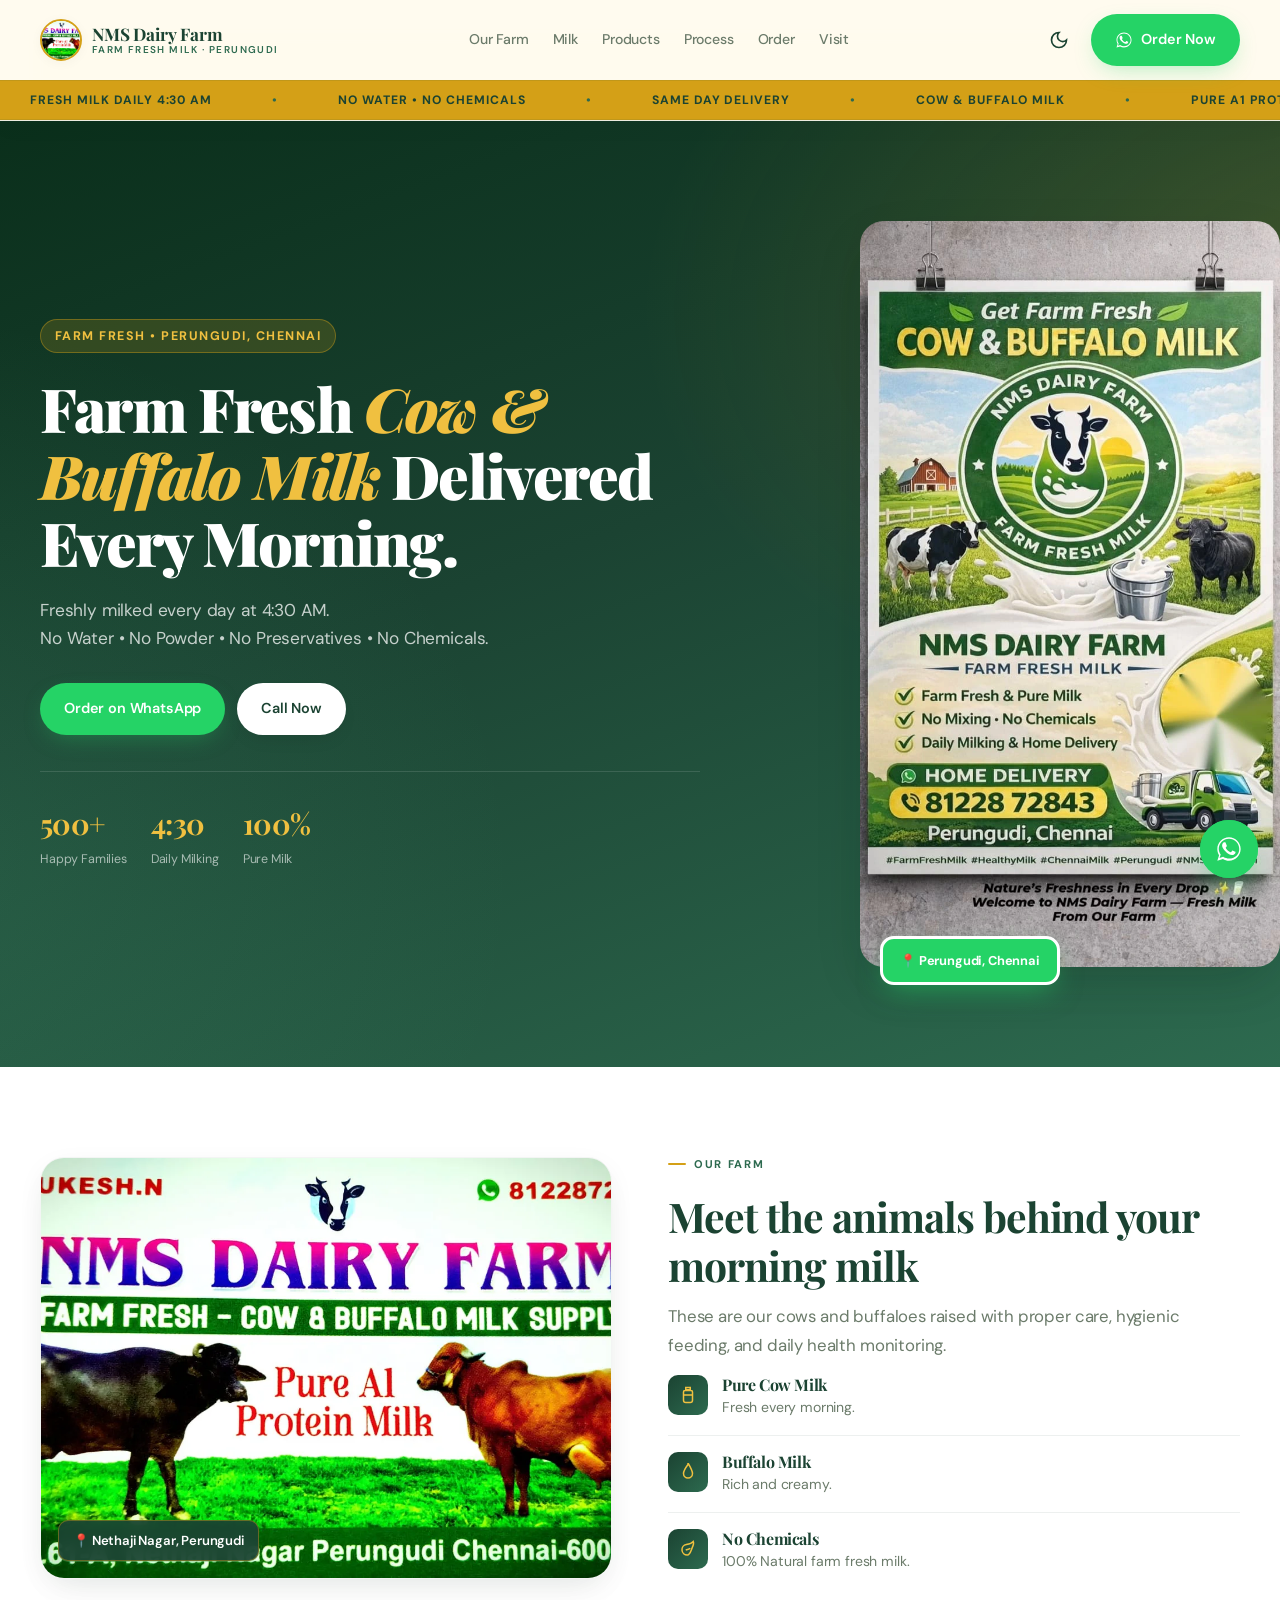
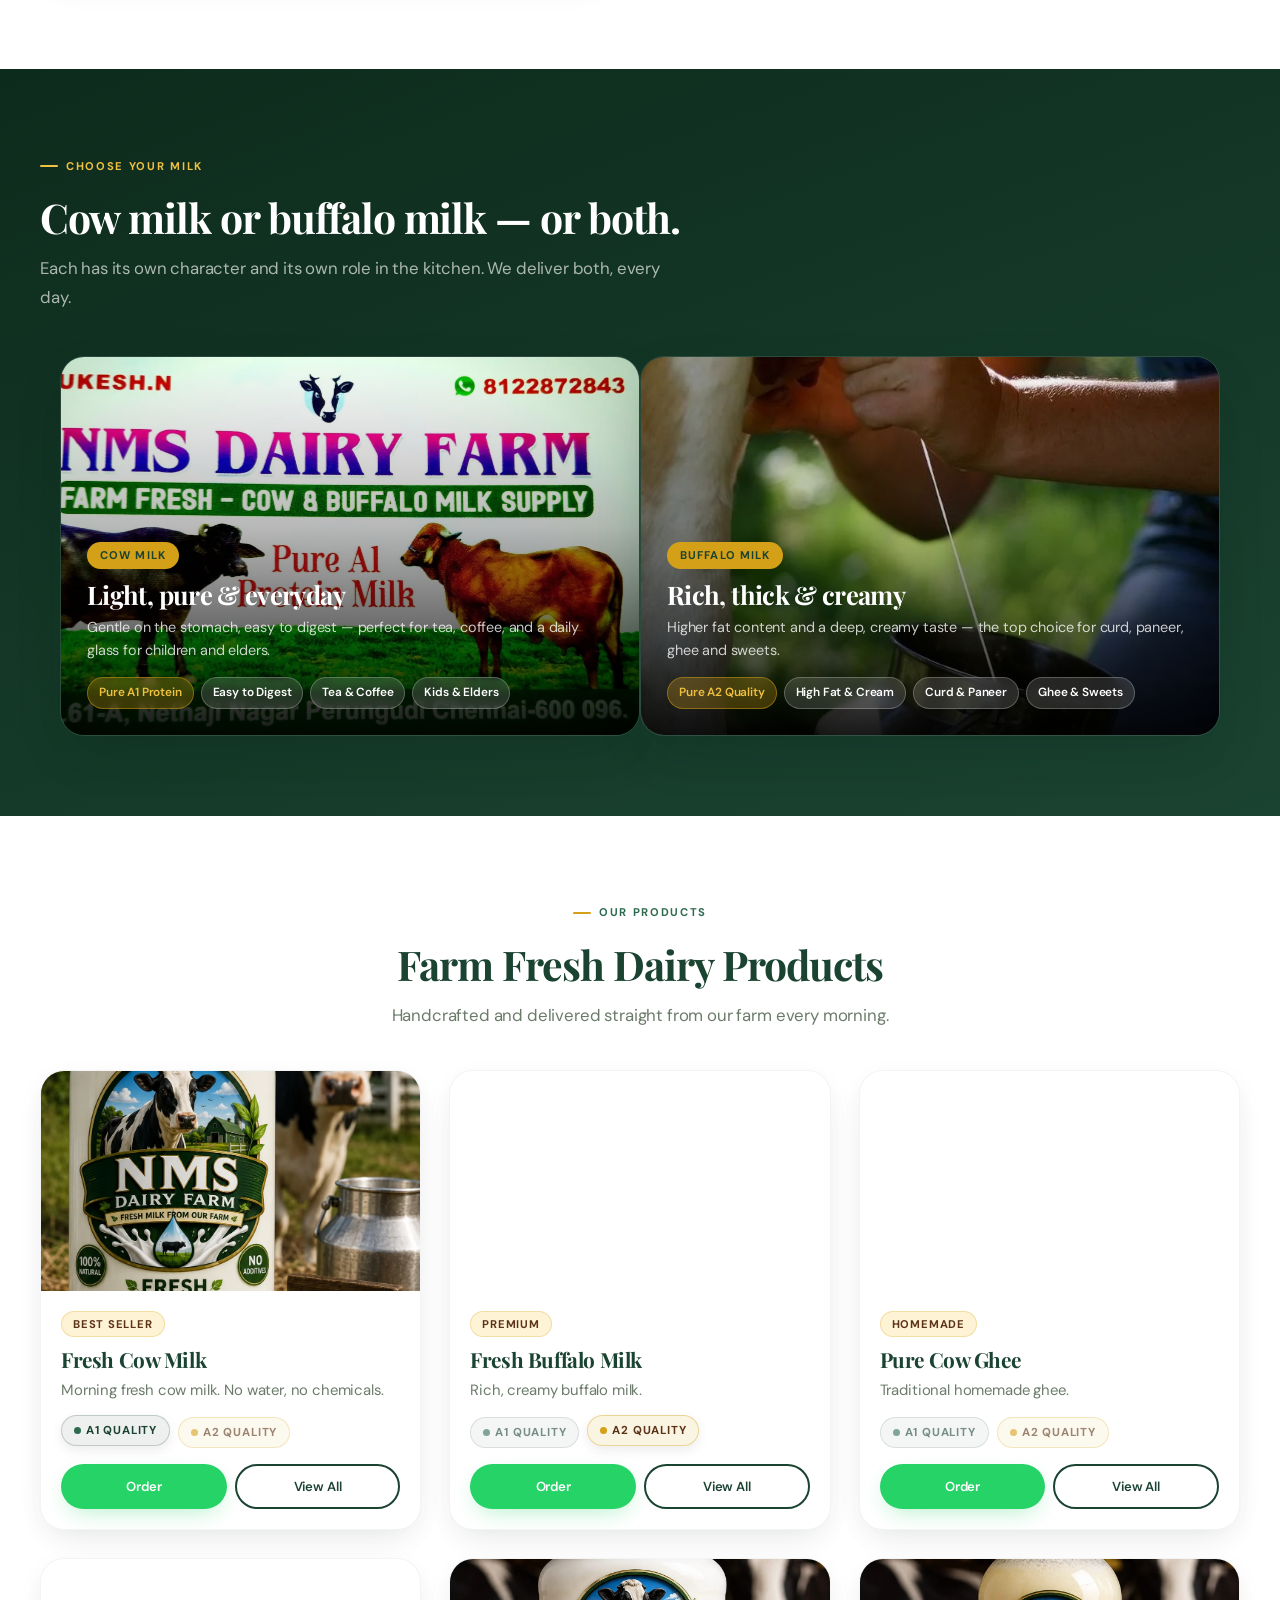
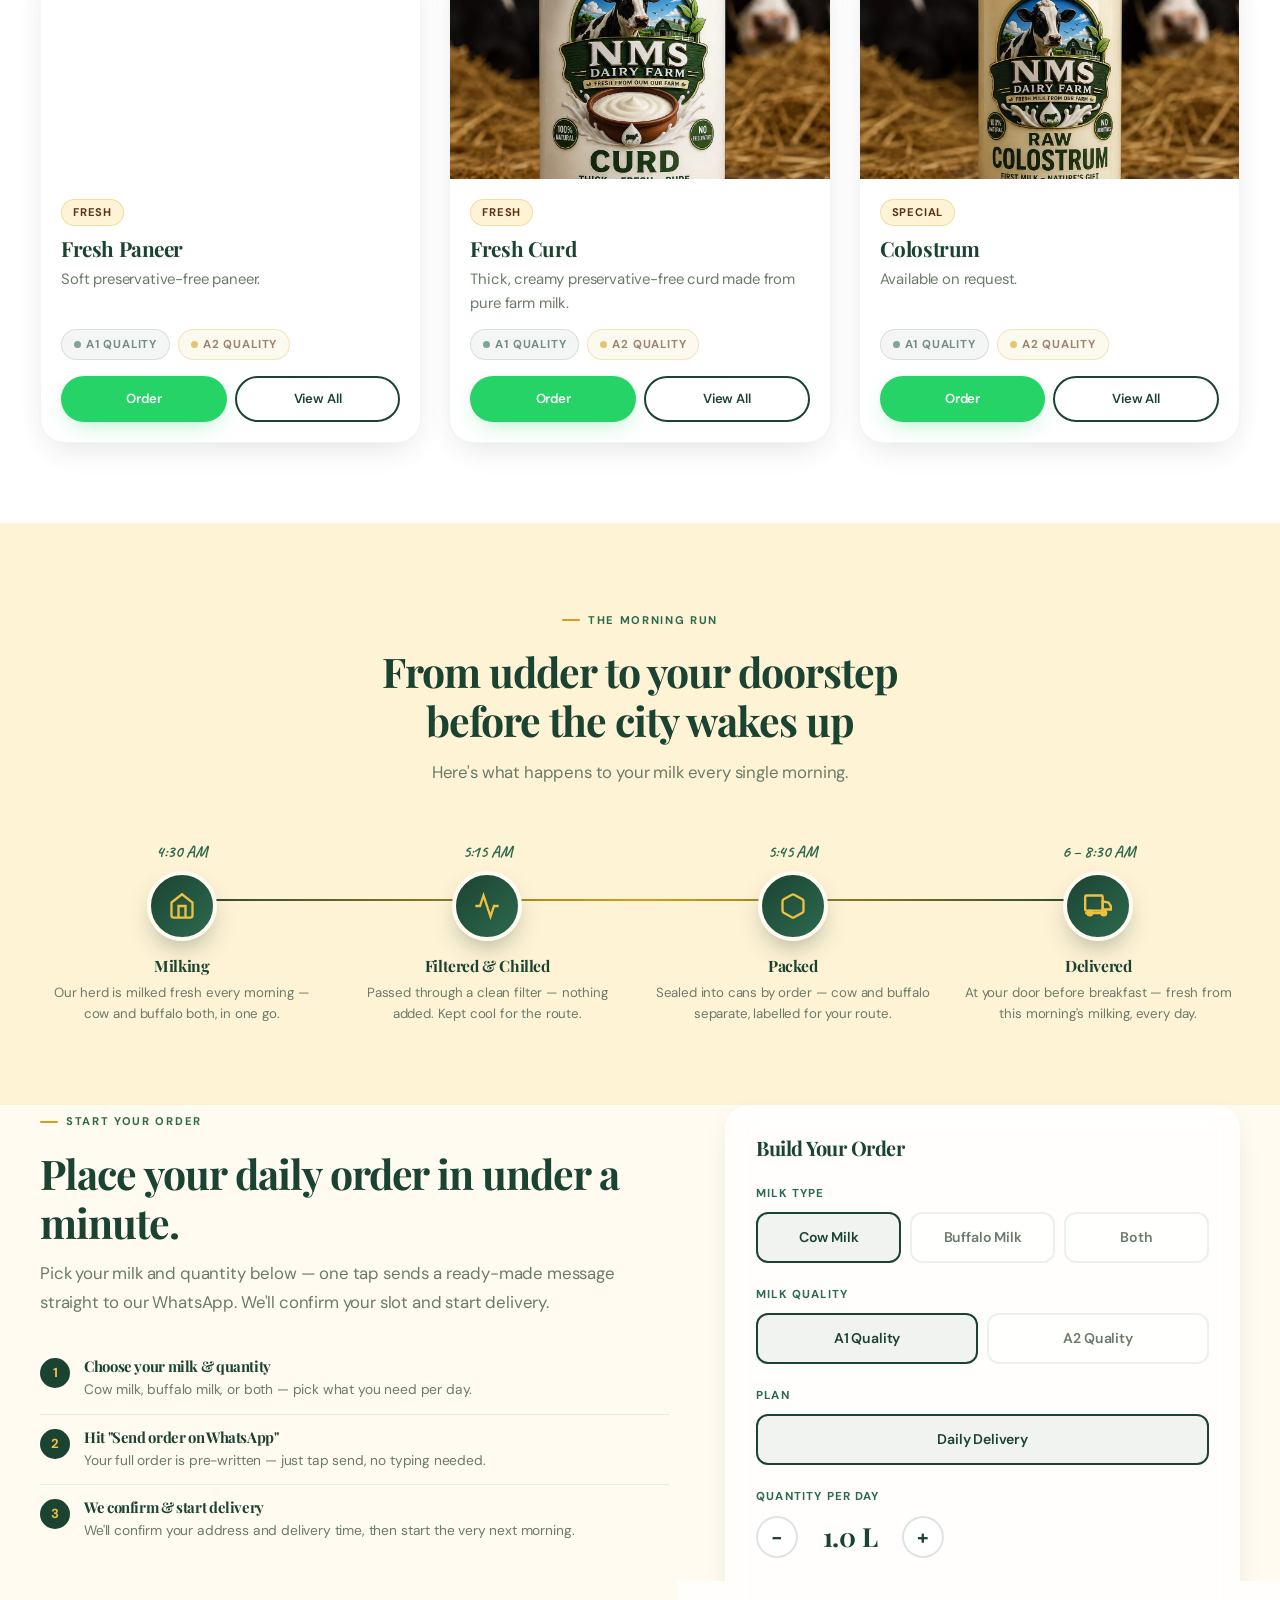
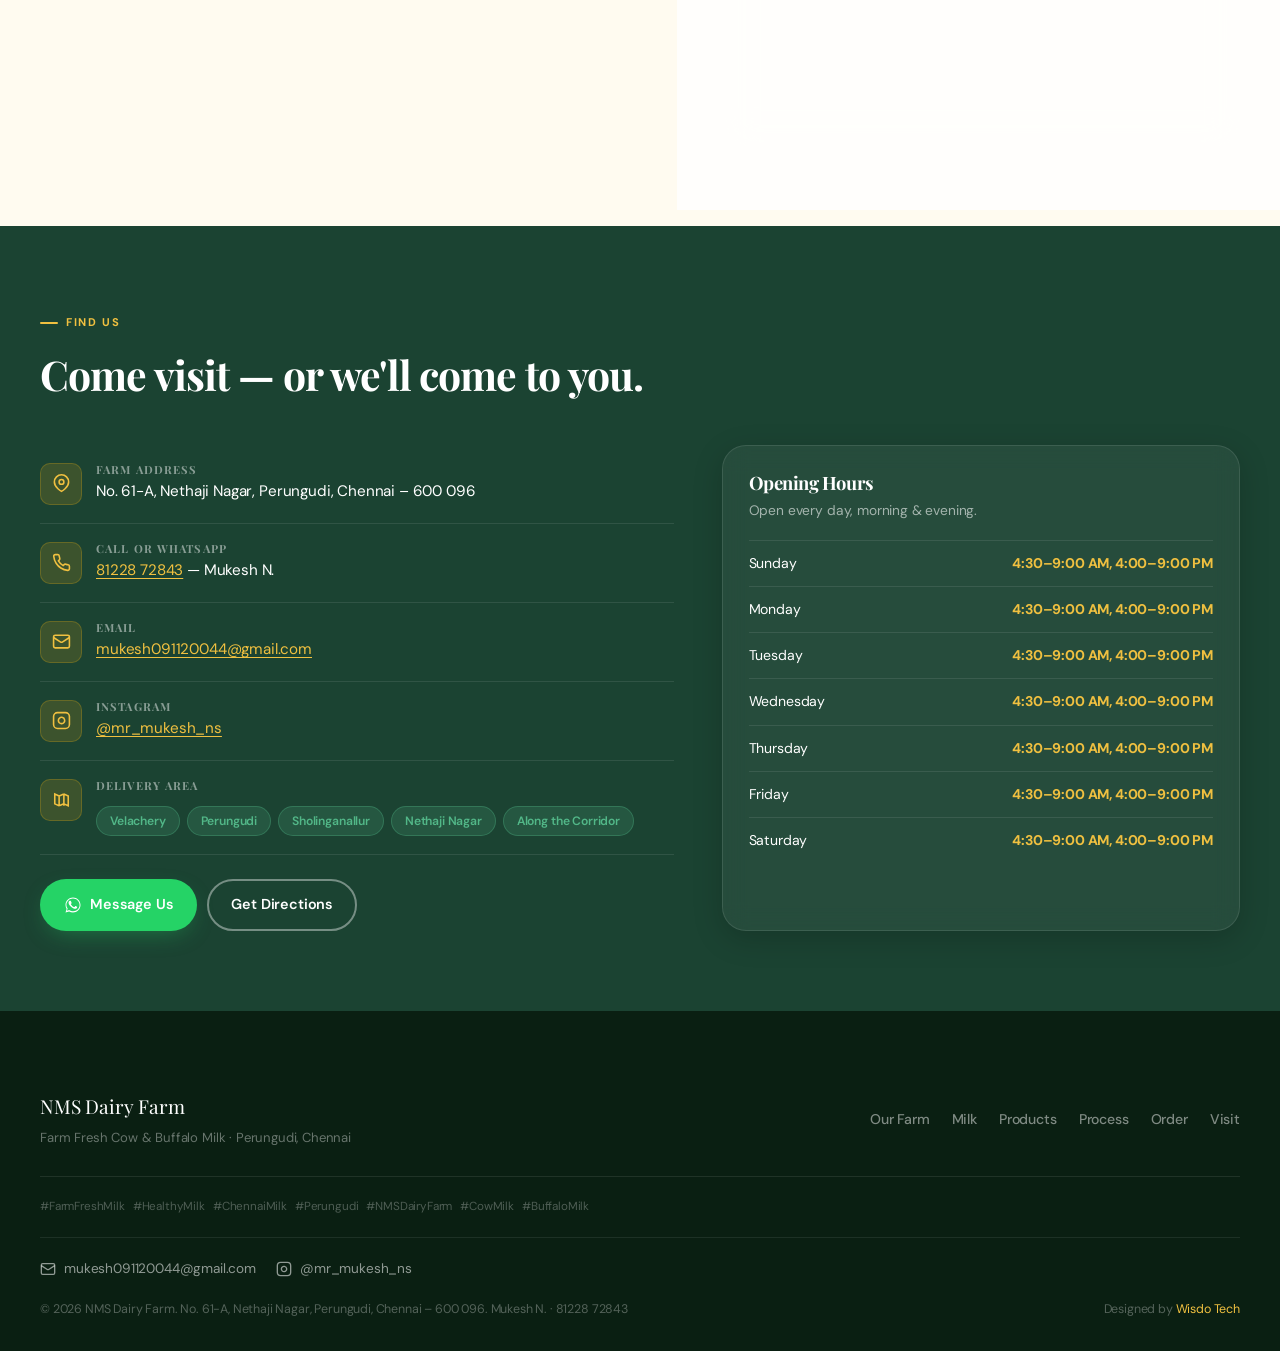
<file: index.html>
<!DOCTYPE html>
<html lang="en">

<head>
   <meta name="google-site-verification" content="FIwdEo8dIdttKMompDkvit5PTXpS1z3GjPGA3_YH7To" />
  <meta charset="UTF-8">
  <meta name="viewport" content="width=device-width, initial-scale=1.0">
  <title>NMS Dairy Farm | Farm Fresh Cow &amp; Buffalo Milk</title>
  <meta name="description"
    content="Pure cow and buffalo milk, milked at 4:30 AM and delivered to your door in Perungudi, Velachery, Sholinganallur. No mixing, no chemicals.">
  <meta name="keywords"
    content="NMS Dairy Farm, fresh milk Chennai, cow milk Perungudi, buffalo milk Velachery, organic ghee, homemade paneer, daily milk delivery Chennai, A1 milk Chennai, A2 milk Chennai">
  <meta name="robots" content="index, follow">
  <meta name="theme-color" content="#1B4332">
  <link rel="canonical" href="https://nmsdairyfarm.com/">

  <!-- Open Graph / Facebook -->
  <meta property="og:type" content="website">
  <meta property="og:url" content="https://nmsdairyfarm.com/">
  <meta property="og:title" content="NMS Dairy Farm | Farm Fresh Cow &amp; Buffalo Milk">
  <meta property="og:description"
    content="Pure cow and buffalo milk, milked at 4:30 AM and delivered to your door in Perungudi, Velachery, Sholinganallur. No mixing, no chemicals.">
  <meta property="og:image" content="https://nmsdairyfarm.com/img/one.webp">
  <meta property="og:site_name" content="NMS Dairy Farm">

  <!-- Twitter -->
  <meta name="twitter:card" content="summary_large_image">
  <meta name="twitter:url" content="https://nmsdairyfarm.com/">
  <meta name="twitter:title" content="NMS Dairy Farm | Farm Fresh Cow &amp; Buffalo Milk">
  <meta name="twitter:description"
    content="Pure cow and buffalo milk, milked at 4:30 AM and delivered to your door in Perungudi, Velachery, Sholinganallur. No mixing, no chemicals.">
  <meta name="twitter:image" content="https://nmsdairyfarm.com/img/one.webp">

  <!-- Favicon -->
  <link rel="icon" type="image/webp" href="img/logo.webp">
  <link rel="apple-touch-icon" href="img/logo.webp">

  <!-- Preload critical LCP assets -->
  <link rel="preload" as="image" href="img/one.webp" type="image/webp">
  <link rel="preload" as="image" href="img/two.webp" type="image/webp">

  <link rel="preconnect" href="https://fonts.googleapis.com">
  <link rel="preconnect" href="https://fonts.gstatic.com" crossorigin>
  <link
    href="https://fonts.googleapis.com/css2?family=Playfair+Display:ital,wght@0,700;0,900;1,700&family=DM+Sans:wght@400;500;600;700&family=Caveat:wght@700&display=swap"
    rel="stylesheet">
  <link rel="stylesheet" href="style.css">
</head>

<body>
  <script>
    (function () {
      var t = localStorage.getItem('theme');
      if (t === 'dark' || (!t && window.matchMedia('(prefers-color-scheme: dark)').matches)) {
        document.body.classList.add('dark-theme');
      }
    })();
  </script>

  <!-- ── HEADER ── -->
  <header>
    <div class="nav">
      <a href="#home" class="brand">
        <div class="brand-logo">
          <img src="img/two.webp" alt="NMS Dairy Farm logo" width="42" height="42" decoding="async">
        </div>
        <div class="brand-name">NMS Dairy Farm<span>Farm Fresh Milk · Perungudi</span></div>
      </a>
      <nav class="nav-links" aria-label="Main navigation">
        <a href="#showcase">Our Farm</a>
        <a href="#animals">Milk</a>
        <a href="products.html">Products</a>
        <a href="#process">Process</a>
        <a href="#order">Order</a>
        <a href="#visit">Visit</a>
      </nav>
      <div class="nav-actions" style="display:flex;align-items:center;gap:12px;">
        <button class="theme-btn" id="themeToggle" aria-label="Toggle dark mode">
          <svg class="sun-icon" viewBox="0 0 24 24" fill="none" stroke="currentColor" stroke-width="2" aria-hidden="true">
            <circle cx="12" cy="12" r="4"/>
            <path d="M12 2v2M12 20v2M4.93 4.93l1.41 1.41M17.66 17.66l1.41 1.41M2 12h2M20 12h2M6.34 17.66l-1.41 1.41M19.07 4.93l-1.41 1.41"/>
          </svg>
          <svg class="moon-icon" viewBox="0 0 24 24" fill="none" stroke="currentColor" stroke-width="2" aria-hidden="true">
            <path d="M12 3a6 6 0 0 0 9 9 9 9 0 1 1-9-9Z"/>
          </svg>
        </button>
        <a class="btn btn-wa nav-wa" id="navWa" href="#" target="_blank" rel="noopener" aria-label="Order on WhatsApp">
          <svg viewBox="0 0 24 24" fill="currentColor" aria-hidden="true">
            <path
              d="M17.5 14.4c-.3-.1-1.7-.8-2-1-.3-.1-.5-.1-.7.1-.2.3-.8 1-.9 1.1-.2.2-.3.2-.6.1-.3-.1-1.2-.5-2.4-1.5-.9-.8-1.5-1.8-1.6-2.1-.2-.3 0-.5.1-.6.1-.1.3-.3.4-.5.1-.1.2-.3.3-.4.1-.2 0-.4 0-.5 0-.1-.7-1.7-.9-2.3-.3-.6-.5-.5-.7-.5h-.6c-.2 0-.5.1-.8.4-.3.3-1 1-1 2.4s1 2.8 1.2 3c.1.2 2 3 4.8 4.3.7.3 1.2.5 1.6.6.7.2 1.3.2 1.8.1.5-.1 1.7-.7 1.9-1.4.2-.7.2-1.3.2-1.4-.1-.2-.3-.2-.6-.4Z" />
            <path
              d="M12 2C6.5 2 2 6.5 2 12c0 1.9.5 3.7 1.5 5.3L2 22l4.8-1.5C8.3 21.5 10.1 22 12 22c5.5 0 10-4.5 10-10S17.5 2 12 2Zm0 18.2c-1.7 0-3.3-.5-4.7-1.3l-.3-.2-3.1 1 1-3-.2-.3C3.7 15 3.2 13.5 3.2 12 3.2 7.1 7.1 3.2 12 3.2S20.8 7.1 20.8 12 16.9 20.2 12 20.2Z" />
          </svg>
          Order Now
        </a>
        <button class="hamburger" id="menuOpen" aria-label="Open menu" aria-expanded="false" aria-controls="mobileNav">
          <svg viewBox="0 0 24 24" fill="none" stroke="currentColor" stroke-width="2" aria-hidden="true">
            <path d="M3 6h18M3 12h18M3 18h18" stroke-linecap="round" />
          </svg>
        </button>
      </div>
    </div>
    <!-- ticker -->
    <div class="ticker-wrap" aria-hidden="true">
      <div class="ticker-track">
        <div class="ticker-item">Fresh Milk Daily 4:30 AM</div>
        <div class="ticker-item">No Water • No Chemicals</div>
        <div class="ticker-item">Same Day Delivery</div>
        <div class="ticker-item">Cow &amp; Buffalo Milk</div>
        <div class="ticker-item">Pure A1 Protein Milk</div>
        <div class="ticker-item">Serving Perungudi, Velachery, Thoraipakkam &amp; Sholinganallur</div>
        <!-- duplicate for seamless loop -->
        <div class="ticker-item">Fresh Milk Daily 4:30 AM</div>
        <div class="ticker-item">No Water • No Chemicals</div>
        <div class="ticker-item">Same Day Delivery</div>
        <div class="ticker-item">Cow &amp; Buffalo Milk</div>
        <div class="ticker-item">Pure A1 Protein Milk</div>
        <div class="ticker-item">Serving Perungudi, Velachery, Thoraipakkam &amp; Sholinganallur</div>
      </div>
    </div>
  </header>

  <!-- MOBILE NAV -->
  <div class="mobile-nav" id="mobileNav" role="dialog" aria-modal="true" aria-label="Mobile navigation">
    <button class="close" id="menuClose" aria-label="Close menu">
      <svg viewBox="0 0 24 24" fill="none" stroke="currentColor" stroke-width="2" aria-hidden="true">
        <path d="M6 6l12 12M18 6L6 18" stroke-linecap="round" />
      </svg>
    </button>
    <a href="#showcase">Our Farm</a>
    <a href="#animals">Milk</a>
    <a href="products.html">Products</a>
    <a href="#process">Process</a>
    <a href="#order">Order</a>
    <a href="#visit">Visit</a>
    <button class="theme-btn" aria-label="Toggle dark mode" style="margin-top: 10px; color: #fff;">
      <svg class="sun-icon" viewBox="0 0 24 24" fill="none" stroke="currentColor" stroke-width="2" aria-hidden="true" style="width:24px; height:24px;">
        <circle cx="12" cy="12" r="4"/>
        <path d="M12 2v2M12 20v2M4.93 4.93l1.41 1.41M17.66 17.66l1.41 1.41M2 12h2M20 12h2M6.34 17.66l-1.41 1.41M19.07 4.93l-1.41 1.41"/>
      </svg>
      <svg class="moon-icon" viewBox="0 0 24 24" fill="none" stroke="currentColor" stroke-width="2" aria-hidden="true" style="width:24px; height:24px;">
        <path d="M12 3a6 6 0 0 0 9 9 9 9 0 1 1-9-9Z"/>
      </svg>
    </button>
  </div>

  <main>
    <!-- ── HERO ── -->
    <section class="hero" id="home">
      <div class="hero-bg"></div>
      <div class="hero-particles" id="particles" aria-hidden="true"></div>
      <div class="hero-grid">
        <!-- LEFT -->
        <div class="hero-content">
          <div class="hero-eyebrow">Farm Fresh • Perungudi, Chennai</div>
          <h1>Farm Fresh <em>Cow &amp; Buffalo Milk</em> Delivered Every Morning.</h1>
          <p class="hero-sub">Freshly milked every day at 4:30 AM.<br>No Water • No Powder • No Preservatives • No
            Chemicals.</p>
          <div class="hero-cta">
            <a class="btn btn-wa" id="heroWa" href="#" target="_blank" rel="noopener">Order on WhatsApp</a>
            <a class="btn btn-white" href="tel:+918122872843">Call Now</a>
          </div>
          <div class="hero-stats">
            <div class="hero-stat">
              <div class="num">500+</div>
              <div class="lbl">Happy Families</div>
            </div>
            <div class="hero-stat">
              <div class="num">4:30</div>
              <div class="lbl">Daily Milking</div>
            </div>
            <div class="hero-stat">
              <div class="num">100%</div>
              <div class="lbl">Pure Milk</div>
            </div>
          </div>
        </div>
        <!-- RIGHT -->
        <div class="poster-wrap">
          <div class="poster-frame">
            <img src="img/one.webp" alt="NMS Dairy Farm fresh milk" width="420" height="560" fetchpriority="high">
            <div class="poster-badge">📍 Perungudi, Chennai</div>
          </div>
        </div>
      </div>
    </section>

    <!-- ── SHOWCASE ── -->
    <section class="showcase section" id="showcase">
      <div class="section-inner">
        <div class="showcase-grid">
          <div class="showcase-img-wrap reveal">
            <div class="showcase-img">
              <img src="img/two.webp" alt="NMS Dairy Farm cows at Perungudi" loading="lazy" width="600" height="420" decoding="async">
              <div class="img-label">📍 Nethaji Nagar, Perungudi</div>
            </div>
          </div>
          <div class="reveal">
            <span class="label">Our Farm</span>
            <div class="section-head">
              <h2>Meet the animals behind your morning milk</h2>
              <p>These are our cows and buffaloes raised with proper care, hygienic feeding, and daily health
                monitoring.
              </p>
            </div>
            <div>
              <div class="showcase-point">
                <div class="point-icon">
                  <svg viewBox="0 0 24 24" fill="none" stroke="currentColor" stroke-width="2" width="20" height="20"
                    aria-hidden="true">
                    <path d="M9 2h6v3H9zM6 8a2 2 0 0 1 2-2h8a2 2 0 0 1 2 2v11a3 3 0 0 1-3 3H9a3 3 0 0 1-3-3V8z" />
                    <path d="M6 12h12" />
                  </svg>
                </div>
                <div class="point-text">
                  <h3>Pure Cow Milk</h3>
                  <p>Fresh every morning.</p>
                </div>
              </div>
              <div class="showcase-point">
                <div class="point-icon">
                  <svg viewBox="0 0 24 24" fill="none" stroke="currentColor" stroke-width="2" width="20" height="20"
                    aria-hidden="true">
                    <path d="M12 2C12 2 6 10 6 14a6 6 0 0 0 12 0c0-4-6-14-6-14z" />
                  </svg>
                </div>
                <div class="point-text">
                  <h3>Buffalo Milk</h3>
                  <p>Rich and creamy.</p>
                </div>
              </div>
              <div class="showcase-point">
                <div class="point-icon">
                  <svg viewBox="0 0 24 24" fill="none" stroke="currentColor" stroke-width="2" width="20" height="20"
                    aria-hidden="true">
                    <path d="M11 20A7 7 0 0 1 9.8 6.1C15.5 5 17 4.48 19 2c1 2 0.2 5-1.5 8.5C16 13.9 14.9 20 11 20z" />
                    <path d="M9 13.5c2-1 4.5-1 6-2.5" />
                  </svg>
                </div>
                <div class="point-text">
                  <h3>No Chemicals</h3>
                  <p>100% Natural farm fresh milk.</p>
                </div>
              </div>
            </div>
          </div>
        </div>
      </div>
    </section>
        <!-- ── ANIMALS ── -->
    <section class="animals" id="animals">
      <div class="animals-inner">
        <div class="section-head reveal">
          <span class="label">Choose Your Milk</span>
          <h2>Cow milk or buffalo milk — or both.</h2>
          <p>Each has its own character and its own role in the kitchen. We deliver both, every day.</p>
        </div>
        <div class="animal-cards">
          <div class="animal-card reveal">
            <img src="img/two.webp" alt="Cow at NMS Dairy Farm Perungudi" loading="lazy" width="580" height="380"
              style="object-position:right center;" decoding="async">
            <div class="animal-card-overlay"></div>
            <div class="animal-card-content">
              <span class="animal-card-tag">Cow Milk</span>
              <h3>Light, pure &amp; everyday</h3>
              <p>Gentle on the stomach, easy to digest — perfect for tea, coffee, and a daily glass for children and
                elders.</p>
              <div class="benefits">
                <span class="benefit gold">Pure A1 Protein</span>
                <span class="benefit">Easy to Digest</span>
                <span class="benefit">Tea &amp; Coffee</span>
                <span class="benefit">Kids &amp; Elders</span>
              </div>
            </div>
          </div>
          <div class="animal-card reveal">
            <img src="img/cow4.webp" alt="Buffalo at NMS Dairy Farm Perungudi" loading="lazy" width="580" height="380"
              style="object-position:center 30%;" decoding="async">
            <div class="animal-card-overlay"></div>
            <div class="animal-card-content">
              <span class="animal-card-tag">Buffalo Milk</span>
              <h3>Rich, thick &amp; creamy</h3>
              <p>Higher fat content and a deep, creamy taste — the top choice for curd, paneer, ghee and sweets.</p>
              <div class="benefits">
                <span class="benefit gold">Pure A2 Quality</span>
                <span class="benefit">High Fat &amp; Cream</span>
                <span class="benefit">Curd &amp; Paneer</span>
                <span class="benefit">Ghee &amp; Sweets</span>
              </div>
            </div>
          </div>
        </div>
      </div>
    </section>

    <!-- ── PRODUCTS SECTION ── -->
    <section class="section" id="products-homepage" style="background:#fff;">
      <div class="section-inner">
        <div class="section-head reveal text-center" style="max-width:580px;margin:0 auto 40px;">
          <span class="label" style="justify-content:center;">Our Products</span>
          <h2>Farm Fresh Dairy Products</h2>
          <p style="margin:12px auto 0;">Handcrafted and delivered straight from our farm every morning.</p>
        </div>
        <div class="grid">
          <!-- Cow Milk -->
          <div class="card reveal">
            <img src="img/cow milk.webp" alt="Fresh Cow Milk" loading="lazy" width="400" height="220" decoding="async">
            <div class="content">
              <span class="tag">Best Seller</span>
              <h3>Fresh Cow Milk</h3>
              <p>Morning fresh cow milk. No water, no chemicals.</p>
              <div class="quality-badges">
                <span class="quality-badge a1 active">A1 Quality</span>
                <span class="quality-badge a2">A2 Quality</span>
              </div>
              <div class="card-actions">
                <a class="btn btn-wa"
                  href="https://wa.me/918122872843?text=Hi%20NMS%20Dairy%20Farm!%20I'd%20like%20to%20order%20Fresh%20Cow%20Milk%20%5BPlease%20specify%20A1%20or%20A2%20Quality%5D."
                  target="_blank" rel="noopener">Order</a>
                <a class="btn btn-outline" href="products.html">View All</a>
              </div>
            </div>
          </div>
          <!-- Buffalo Milk -->
          <div class="card reveal">
            <img src="img/bmilk.webp" alt="Fresh Buffalo Milk" loading="lazy" width="400" height="220" decoding="async">
            <div class="content">
              <span class="tag">Premium</span>
              <h3>Fresh Buffalo Milk</h3>
              <p>Rich, creamy buffalo milk.</p>
              <div class="quality-badges">
                <span class="quality-badge a1">A1 Quality</span>
                <span class="quality-badge a2 active">A2 Quality</span>
              </div>
              <div class="card-actions">
                <a class="btn btn-wa"
                  href="https://wa.me/918122872843?text=Hi%20NMS%20Dairy%20Farm!%20I'd%20like%20to%20order%20Fresh%20Buffalo%20Milk%20%5BPlease%20specify%20A1%20or%20A2%20Quality%5D."
                  target="_blank" rel="noopener">Order</a>
                <a class="btn btn-outline" href="products.html">View All</a>
              </div>
            </div>
          </div>
          <!-- Ghee -->
          <div class="card reveal">
            <img src="img/ghee.webp" alt="Pure Cow Ghee" loading="lazy" width="400" height="220" decoding="async">
            <div class="content">
              <span class="tag">Homemade</span>
              <h3>Pure Cow Ghee</h3>
              <p>Traditional homemade ghee.</p>
              <div class="quality-badges">
                <span class="quality-badge a1">A1 Quality</span>
                <span class="quality-badge a2">A2 Quality</span>
              </div>
              <div class="card-actions">
                <a class="btn btn-wa"
                  href="https://wa.me/918122872843?text=Hi%20NMS%20Dairy%20Farm!%20I'd%20like%20to%20order%20Pure%20Cow%20Ghee."
                  target="_blank" rel="noopener">Order</a>
                <a class="btn btn-outline" href="products.html">View All</a>
              </div>
            </div>
          </div>
          <!-- Paneer -->
          <div class="card reveal">
            <img src="img/panneer.webp" alt="Fresh Paneer" loading="lazy" width="400" height="220" decoding="async">
            <div class="content">
              <span class="tag">Fresh</span>
              <h3>Fresh Paneer</h3>
              <p>Soft preservative-free paneer.</p>
              <div class="quality-badges">
                <span class="quality-badge a1">A1 Quality</span>
                <span class="quality-badge a2">A2 Quality</span>
              </div>
              <div class="card-actions">
                <a class="btn btn-wa"
                  href="https://wa.me/918122872843?text=Hi%20NMS%20Dairy%20Farm!%20I'd%20like%20to%20order%20Fresh%20Paneer."
                  target="_blank" rel="noopener">Order</a>
                <a class="btn btn-outline" href="products.html">View All</a>
              </div>
            </div>
          </div>
          <div class="card reveal">
            <img src="img/curd.webp" alt="Fresh Curd" loading="lazy" width="400" height="220" decoding="async">
            <div class="content">
              <span class="tag">Fresh</span>
              <h3>Fresh Curd</h3>
              <p>Thick, creamy preservative-free curd made from pure farm milk.</p>
            <div class="quality-badges">
               <span class="quality-badge a1">A1 Quality</span>
               <span class="quality-badge a2">A2 Quality</span>
             </div>
    <div class="card-actions">
      <a class="btn btn-wa"
        href="https://wa.me/918122872843?text=Hi%20NMS%20Dairy%20Farm!%20I'd%20like%20to%20order%20Fresh%20Curd."
        target="_blank" rel="noopener">Order</a>
      <a class="btn btn-outline" href="products.html">View All</a>
    </div>
  </div>
</div>
          <!-- Colostrum -->
          <div class="card reveal">
            <img src="img/colostrum.webp" alt="Colostrum" loading="lazy" width="400" height="220" decoding="async">
            <div class="content">
              <span class="tag">Special</span>
              <h3>Colostrum</h3>
              <p>Available on request.</p>
              <div class="quality-badges">
                <span class="quality-badge a1">A1 Quality</span>
                <span class="quality-badge a2">A2 Quality</span>
              </div>
              <div class="card-actions">
                <a class="btn btn-wa"
                  href="https://wa.me/918122872843?text=Hi%20NMS%20Dairy%20Farm!%20I'd%20like%20to%20order%20Colostrum."
                  target="_blank" rel="noopener">Order</a>
                <a class="btn btn-outline" href="products.html">View All</a>
              </div>
            </div>
          </div>
        </div>
      </div>
    </section>

    <!-- ── PROCESS ── -->
    <section class="section process" id="process">
      <div class="section-inner">
        <div class="section-head reveal text-center" style="max-width:580px;margin:0 auto;">
          <span class="label" style="justify-content:center;">The Morning Run</span>
          <h2 style="text-align:center;">From udder to your doorstep before the city wakes up</h2>
          <p style="text-align:center;margin:12px auto 0;">Here's what happens to your milk every single morning.</p>
        </div>
        <div class="process-steps">
          <div class="process-step reveal">
            <div class="step-time">4:30 AM</div>
            <div class="step-circle"><svg viewBox="0 0 24 24" fill="none" stroke="currentColor" stroke-width="2"
                aria-hidden="true">
                <path d="M3 9l9-7 9 7v11a2 2 0 0 1-2 2H5a2 2 0 0 1-2-2z" />
                <polyline points="9 22 9 12 15 12 15 22" />
              </svg></div>
            <h3>Milking</h3>
            <p>Our herd is milked fresh every morning — cow and buffalo both, in one go.</p>
          </div>
          <div class="process-step reveal">
            <div class="step-time">5:15 AM</div>
            <div class="step-circle"><svg viewBox="0 0 24 24" fill="none" stroke="currentColor" stroke-width="2"
                aria-hidden="true">
                <path d="M22 12h-4l-3 9L9 3l-3 9H2" />
              </svg></div>
            <h3>Filtered &amp; Chilled</h3>
            <p>Passed through a clean filter — nothing added. Kept cool for the route.</p>
          </div>
          <div class="process-step reveal">
            <div class="step-time">5:45 AM</div>
            <div class="step-circle"><svg viewBox="0 0 24 24" fill="none" stroke="currentColor" stroke-width="2"
                aria-hidden="true">
                <path
                  d="M21 16V8a2 2 0 0 0-1-1.73l-7-4a2 2 0 0 0-2 0l-7 4A2 2 0 0 0 3 8v8a2 2 0 0 0 1 1.73l7 4a2 2 0 0 0 2 0l7-4A2 2 0 0 0 21 16z" />
              </svg></div>
            <h3>Packed</h3>
            <p>Sealed into cans by order — cow and buffalo separate, labelled for your route.</p>
          </div>
          <div class="process-step reveal">
            <div class="step-time">6 – 8:30 AM</div>
            <div class="step-circle"><svg viewBox="0 0 24 24" fill="none" stroke="currentColor" stroke-width="2"
                aria-hidden="true">
                <rect x="1" y="3" width="15" height="13" rx="1" />
                <path d="m16 8 5 1 2 3v3h-7V8ZM1 18h18" />
                <circle cx="5" cy="18" r="2" />
                <circle cx="17" cy="18" r="2" />
              </svg></div>
            <h3>Delivered</h3>
            <p>At your door before breakfast — fresh from this morning's milking, every day.</p>
          </div>
        </div>
      </div>
    </section>

    <!-- ── ORDER ── -->
    <section class="section order" id="order" style="padding-top:0;">
      <div class="section-inner">
        <div class="order-grid">
          <div class="reveal">
            <span class="label">Start Your Order</span>
            <div class="section-head">
              <h2>Place your daily order in under a minute.</h2>
              <p>Pick your milk and quantity below — one tap sends a ready-made message straight to our WhatsApp. We'll
                confirm your slot and start delivery.</p>
            </div>
            <div class="order-steps-list">
              <div class="order-step-item">
                <span class="step-num">1</span>
                <div>
                  <h3>Choose your milk &amp; quantity</h3>
                  <p>Cow milk, buffalo milk, or both — pick what you need per day.</p>
                </div>
              </div>
              <div class="order-step-item">
                <span class="step-num">2</span>
                <div>
                  <h3>Hit "Send order on WhatsApp"</h3>
                  <p>Your full order is pre-written — just tap send, no typing needed.</p>
                </div>
              </div>
              <div class="order-step-item">
                <span class="step-num">3</span>
                <div>
                  <h3>We confirm &amp; start delivery</h3>
                  <p>We'll confirm your address and delivery time, then start the very next morning.</p>
                </div>
              </div>
            </div>
          </div>
          <div class="order-builder reveal">
            <h3 class="builder-title">Build Your Order</h3>
            <span class="field-label">Milk type</span>
            <div class="choice-wrap" id="milkChoice">
              <label class="choice active"><input type="radio" name="mt" value="Cow Milk" checked class="sr-only"> Cow
                Milk</label>
              <label class="choice"><input type="radio" name="mt" value="Buffalo Milk" class="sr-only"> Buffalo Milk</label>
              <label class="choice"><input type="radio" name="mt" value="Both Cow &amp; Buffalo Milk" class="sr-only">
                Both</label>
            </div>
            <span class="field-label">Milk Quality</span>
            <div class="choice-wrap" id="qualityChoice">
              <label class="choice active"><input type="radio" name="quality" value="A1 Quality" checked class="sr-only"> A1 Quality</label>
              <label class="choice"><input type="radio" name="quality" value="A2 Quality" class="sr-only"> A2 Quality</label>
            </div>
            <span class="field-label">Plan</span>
            <div class="choice-wrap" id="planChoice">
              <label class="choice active"><input type="radio" name="plan" value="Daily home delivery" checked class="sr-only">
                Daily Delivery</label>
            </div>
            <span class="field-label">Quantity per day</span>
            <div class="qty-wrap">
              <button class="qty-btn" id="qtyMinus" aria-label="Decrease quantity">−</button>
              <span class="qty-display" id="qtyVal">1.0 L</span>
              <button class="qty-btn" id="qtyPlus" aria-label="Increase quantity">+</button>
            </div>
            <div class="order-preview" id="orderPreview">
              <strong>1.0 L</strong> of <strong>Cow Milk</strong> · <strong>Daily home delivery</strong>
            </div>
            <a class="btn btn-wa" id="orderWa" href="#" target="_blank" rel="noopener">
              <svg viewBox="0 0 24 24" fill="currentColor" aria-hidden="true">
                <path
                  d="M17.5 14.4c-.3-.1-1.7-.8-2-1-.3-.1-.5-.1-.7.1-.2.3-.8 1-.9 1.1-.2.2-.3.2-.6.1-.3-.1-1.2-.5-2.4-1.5-.9-.8-1.5-1.8-1.6-2.1-.2-.3 0-.5.1-.6.1-.1.3-.3.4-.5.1-.1.2-.3.3-.4.1-.2 0-.4 0-.5 0-.1-.7-1.7-.9-2.3-.3-.6-.5-.5-.7-.5h-.6c-.2 0-.5.1-.8.4-.3.3-1 1-1 2.4s1 2.8 1.2 3c.1.2 2 3 4.8 4.3.7.3 1.2.5 1.6.6.7.2 1.3.2 1.8.1.5-.1 1.7-.7 1.9-1.4.2-.7.2-1.3.2-1.4-.1-.2-.3-.2-.6-.4Z" />
                <path
                  d="M12 2C6.5 2 2 6.5 2 12c0 1.9.5 3.7 1.5 5.3L2 22l4.8-1.5C8.3 21.5 10.1 22 12 22c5.5 0 10-4.5 10-10S17.5 2 12 2Zm0 18.2c-1.7 0-3.3-.5-4.7-1.3l-.3-.2-3.1 1 1-3-.2-.3C3.7 15 3.2 13.5 3.2 12 3.2 7.1 7.1 3.2 12 3.2S20.8 7.1 20.8 12 16.9 20.2 12 20.2Z" />
              </svg>
              Send Order on WhatsApp
            </a>
          </div>
        </div>
      </div>
    </section>

    <!-- ── VISIT ── -->
    <section class="section visit" id="visit">
      <div class="section-inner">
        <div class="reveal">
          <span class="label">Find Us</span>
          <h2 style="color:#fff;font-size:clamp(1.7rem,3.2vw,2.6rem);margin-top:6px;">Come visit — or we'll come to you.
          </h2>
        </div>
        <div class="visit-grid">
          <div class="reveal">
            <div class="info-item">
              <div class="info-icon"><svg viewBox="0 0 24 24" fill="none" stroke="currentColor" stroke-width="2"
                  aria-hidden="true">
                  <path d="M21 10c0 7-9 12-9 12s-9-5-9-12a9 9 0 0 1 18 0Z" />
                  <circle cx="12" cy="10" r="3" />
                </svg></div>
              <div>
                <h3>Farm Address</h3>
                <p>No. 61-A, Nethaji Nagar, Perungudi, Chennai – 600 096</p>
              </div>
            </div>
            <div class="info-item">
              <div class="info-icon"><svg viewBox="0 0 24 24" fill="none" stroke="currentColor" stroke-width="2"
                  aria-hidden="true">
                  <path
                    d="M22 16.9v3a2 2 0 0 1-2.2 2 19.8 19.8 0 0 1-8.6-3 19.5 19.5 0 0 1-6-6 19.8 19.8 0 0 1-3-8.7A2 2 0 0 1 4.1 2h3a2 2 0 0 1 2 1.7c.1 1 .4 2 .7 2.9a2 2 0 0 1-.5 2.1L8.1 9.9a16 16 0 0 0 6 6l1.2-1.2a2 2 0 0 1 2.1-.5c.9.3 1.9.6 2.9.7a2 2 0 0 1 1.7 2.1Z" />
                </svg></div>
              <div>
                <h3>Call or WhatsApp</h3>
                <p><a href="tel:+918122872843">81228 72843</a> — Mukesh N.</p>
              </div>
            </div>
            <div class="info-item">
              <div class="info-icon"><svg viewBox="0 0 24 24" fill="none" stroke="currentColor" stroke-width="2"
                  aria-hidden="true">
                  <rect width="20" height="16" x="2" y="4" rx="2" />
                  <path d="m22 7-8.97 5.7a1.94 1.94 0 0 1-2.06 0L2 7" />
                </svg></div>
              <div>
                <h3>Email</h3>
                <p><a href="mailto:mukesh091120044@gmail.com">mukesh091120044@gmail.com</a></p>
              </div>
            </div>
            <div class="info-item">
              <div class="info-icon"><svg viewBox="0 0 24 24" fill="none" stroke="currentColor" stroke-width="2"
                  aria-hidden="true">
                  <rect width="20" height="20" x="2" y="2" rx="5" ry="5" />
                  <path d="M16 11.37A4 4 0 1 1 12.63 8 4 4 0 0 1 16 11.37z" />
                  <line x1="17.5" x2="17.51" y1="6.5" y2="6.5" />
                </svg></div>
              <div>
                <h3>Instagram</h3>
                <p><a href="https://instagram.com/mr_mukesh_ns" target="_blank" rel="noopener">@mr_mukesh_ns</a></p>
              </div>
            </div>
            <div class="info-item">
              <div class="info-icon"><svg viewBox="0 0 24 24" fill="none" stroke="currentColor" stroke-width="2"
                  aria-hidden="true">
                  <path d="M9 20l-5.5-2.5V5L9 7.5m0 12.5 6-2.5m-6 2.5V7.5m6 10 5.5 2.5V7.5L15 5m0 15V5m0 0L9 7.5" />
                </svg></div>
              <div>
                <h3>Delivery Area</h3>
                <div class="area-pills">
                  <span class="area-pill">Velachery</span>
                  <span class="area-pill">Perungudi</span>
                  <span class="area-pill">Sholinganallur</span>
                  <span class="area-pill">Nethaji Nagar</span>
                  <span class="area-pill">Along the Corridor</span>
                </div>
              </div>
            </div>
            <div class="visit-actions">
              <a class="btn btn-wa" id="visitWa" href="#" target="_blank" rel="noopener">
                <svg viewBox="0 0 24 24" fill="currentColor" aria-hidden="true">
                  <path
                    d="M17.5 14.4c-.3-.1-1.7-.8-2-1-.3-.1-.5-.1-.7.1-.2.3-.8 1-.9 1.1-.2.2-.3.2-.6.1-.3-.1-1.2-.5-2.4-1.5-.9-.8-1.5-1.8-1.6-2.1-.2-.3 0-.5.1-.6.1-.1.3-.3.4-.5.1-.1.2-.3.3-.4.1-.2 0-.4 0-.5 0-.1-.7-1.7-.9-2.3-.3-.6-.5-.5-.7-.5h-.6c-.2 0-.5.1-.8.4-.3.3-1 1-1 2.4s1 2.8 1.2 3c.1.2 2 3 4.8 4.3.7.3 1.2.5 1.6.6.7.2 1.3.2 1.8.1.5-.1 1.7-.7 1.9-1.4.2-.7.2-1.3.2-1.4-.1-.2-.3-.2-.6-.4Z" />
                  <path
                    d="M12 2C6.5 2 2 6.5 2 12c0 1.9.5 3.7 1.5 5.3L2 22l4.8-1.5C8.3 21.5 10.1 22 12 22c5.5 0 10-4.5 10-10S17.5 2 12 2Zm0 18.2c-1.7 0-3.3-.5-4.7-1.3l-.3-.2-3.1 1 1-3-.2-.3C3.7 15 3.2 13.5 3.2 12 3.2 7.1 7.1 3.2 12 3.2S20.8 7.1 20.8 12 16.9 20.2 12 20.2Z" />
                </svg>
                Message Us
              </a>
              <a class="btn btn-outline" style="border-color:rgba(255,255,255,0.4);color:#fff;" id="directionsBtn" href="#"
                target="_blank" rel="noopener">Get Directions</a>
            </div>
          </div>
           <div class="hours-card reveal">
            <h3>Opening Hours</h3>
            <p>Open every day, morning &amp; evening.</p>
            <div class="hour-row hour-row--today"><span>Sunday</span><span class="time">4:30–9:00 AM, 4:00–9:00 PM</span></div>
            <div class="hour-row"><span>Monday</span><span class="time">4:30–9:00 AM, 4:00–9:00 PM</span></div>
            <div class="hour-row"><span>Tuesday</span><span class="time">4:30–9:00 AM, 4:00–9:00 PM</span></div>
            <div class="hour-row"><span>Wednesday</span><span class="time">4:30–9:00 AM, 4:00–9:00 PM</span></div>
            <div class="hour-row"><span>Thursday</span><span class="time">4:30–9:00 AM, 4:00–9:00 PM</span></div>
            <div class="hour-row"><span>Friday</span><span class="time">4:30–9:00 AM, 4:00–9:00 PM</span></div>
            <div class="hour-row"><span>Saturday</span><span class="time">4:30–9:00 AM, 4:00–9:00 PM</span></div>
          </div>
        </div>
      </div>
    </section>
  </main>

  <!-- ── FOOTER ── -->
  <footer>
    <div class="footer-inner">
      <div class="footer-top">
        <div>
          <div class="footer-brand-name">NMS Dairy Farm</div>
          <p style="color:rgba(255,255,255,0.38);font-size:.82rem;margin-top:4px;">Farm Fresh Cow &amp; Buffalo Milk ·
            Perungudi, Chennai</p>
        </div>
        <nav class="footer-links" aria-label="Footer navigation">
          <a href="#showcase">Our Farm</a>
          <a href="#animals">Milk</a>
          <a href="products.html">Products</a>
          <a href="#process">Process</a>
          <a href="#order">Order</a>
          <a href="#visit">Visit</a>
        </nav>
      </div>
      <div class="footer-tags" style="margin-top:20px;">
        <span>#FarmFreshMilk</span><span>#HealthyMilk</span><span>#ChennaiMilk</span><span>#Perungudi</span><span>#NMSDairyFarm</span><span>#CowMilk</span><span>#BuffaloMilk</span>
      </div>
      <div class="footer-social"
        style="display:flex;gap:20px;align-items:center;margin-top:20px;padding-top:20px;border-top:1px solid rgba(255,255,255,.08);">
        <a href="mailto:mukesh091120044@gmail.com"
          style="display:inline-flex;align-items:center;gap:8px;color:rgba(255,255,255,.55);font-size:.85rem;transition:color .25s;"
          onmouseover="this.style.color='var(--gold2)'" onmouseout="this.style.color='rgba(255,255,255,.55)'">
          <svg width="16" height="16" viewBox="0 0 24 24" fill="none" stroke="currentColor" stroke-width="2"
            aria-hidden="true">
            <rect width="20" height="16" x="2" y="4" rx="2" />
            <path d="m22 7-8.97 5.7a1.94 1.94 0 0 1-2.06 0L2 7" />
          </svg>
          mukesh091120044@gmail.com
        </a>
        <a href="https://instagram.com/mr_mukesh_ns" target="_blank" rel="noopener"
          style="display:inline-flex;align-items:center;gap:8px;color:rgba(255,255,255,.55);font-size:.85rem;transition:color .25s;"
          onmouseover="this.style.color='var(--gold2)'" onmouseout="this.style.color='rgba(255,255,255,.55)'">
          <svg width="16" height="16" viewBox="0 0 24 24" fill="none" stroke="currentColor" stroke-width="2"
            aria-hidden="true">
            <rect width="20" height="20" x="2" y="2" rx="5" ry="5" />
            <path d="M16 11.37A4 4 0 1 1 12.63 8 4 4 0 0 1 16 11.37z" />
            <line x1="17.5" x2="17.51" y1="6.5" y2="6.5" />
          </svg>
          @mr_mukesh_ns
        </a>
      </div>
      <div class="footer-bottom">
        <p>© <span id="yr"></span> NMS Dairy Farm. No. 61-A, Nethaji Nagar, Perungudi, Chennai – 600 096. Mukesh N. ·
          81228 72843</p>
        <p class="footer-credit">Designed by <a href="https://wisdotech.in" target="_blank" rel="noopener">Wisdo Tech</a></p>
      </div>
    </div>
  </footer>

  <!-- ── FAB ── -->
  <a class="fab" id="fabWa" href="#" target="_blank" rel="noopener" aria-label="Chat on WhatsApp">
    <span class="fab-pulse" aria-hidden="true"></span>
    <svg viewBox="0 0 24 24" fill="currentColor" aria-hidden="true">
      <path
        d="M17.5 14.4c-.3-.1-1.7-.8-2-1-.3-.1-.5-.1-.7.1-.2.3-.8 1-.9 1.1-.2.2-.3.2-.6.1-.3-.1-1.2-.5-2.4-1.5-.9-.8-1.5-1.8-1.6-2.1-.2-.3 0-.5.1-.6.1-.1.3-.3.4-.5.1-.1.2-.3.3-.4.1-.2 0-.4 0-.5 0-.1-.7-1.7-.9-2.3-.3-.6-.5-.5-.7-.5h-.6c-.2 0-.5.1-.8.4-.3.3-1 1-1 2.4s1 2.8 1.2 3c.1.2 2 3 4.8 4.3.7.3 1.2.5 1.6.6.7.2 1.3.2 1.8.1.5-.1 1.7-.7 1.9-1.4.2-.7.2-1.3.2-1.4-.1-.2-.3-.2-.6-.4Z" />
      <path
        d="M12 2C6.5 2 2 6.5 2 12c0 1.9.5 3.7 1.5 5.3L2 22l4.8-1.5C8.3 21.5 10.1 22 12 22c5.5 0 10-4.5 10-10S17.5 2 12 2Zm0 18.2c-1.7 0-3.3-.5-4.7-1.3l-.3-.2-3.1 1 1-3-.2-.3C3.7 15 3.2 13.5 3.2 12 3.2 7.1 7.1 3.2 12 3.2S20.8 7.1 20.8 12 16.9 20.2 12 20.2Z" />
    </svg>
  </a>

  <script>
    (function () {
      'use strict';
      var PHONE = '918122872843';
      function wa(msg) { return 'https://wa.me/' + PHONE + '?text=' + encodeURIComponent(msg); }

      /* Year */
      document.getElementById('yr').textContent = new Date().getFullYear();

      /* Theme toggle */
      document.querySelectorAll('.theme-btn').forEach(function (btn) {
        btn.addEventListener('click', function () {
          var isDark = document.body.classList.toggle('dark-theme');
          localStorage.setItem('theme', isDark ? 'dark' : 'light');
        });
      });

      /* WA links */
      document.getElementById('navWa').href = wa("Hi NMS Dairy Farm! I'd like to order farm fresh milk.");
      document.getElementById('heroWa').href = wa("Hi NMS Dairy Farm! I'd like to start ordering farm fresh milk for daily delivery.");
      document.getElementById('visitWa').href = wa("Hi NMS Dairy Farm! I have a question about your milk delivery.");
      document.getElementById('fabWa').href = wa("Hi NMS Dairy Farm! I'd like to know more about your farm fresh milk.");
      document.getElementById('directionsBtn').href = 'https://www.google.com/maps/search/?api=1&query=' + encodeURIComponent('No.61-A Nethaji Nagar Perungudi Chennai 600096');

      /* Particles */
      var pw = document.getElementById('particles');
      for (var i = 0; i < 14; i++) {
        var s = document.createElement('span');
        var sz = Math.random() * 70 + 20;
        s.style.cssText = 'width:' + sz + 'px;height:' + sz + 'px;left:' + (Math.random() * 100) + '%;bottom:-' + sz + 'px;animation-duration:' + (Math.random() * 18 + 10) + 's;animation-delay:' + (Math.random() * 14) + 's;';
        pw.appendChild(s);
      }

      /* Order builder */
      var milkType = 'Cow Milk', plan = 'Daily home delivery', qty = 1.0, quality = 'A1 Quality';
      function setActive(groupId, clicked) {
        document.querySelectorAll('#' + groupId + ' .choice').forEach(function (el) { el.classList.remove('active'); });
        clicked.classList.add('active');
      }
      function selectOrderBuilderOptions(type, qual) {
        if (type) {
          milkType = type;
          document.querySelectorAll('#milkChoice .choice').forEach(function (el) {
            var input = el.querySelector('input');
            if (input.value === type) {
              el.classList.add('active');
              input.checked = true;
            } else {
              el.classList.remove('active');
              input.checked = false;
            }
          });
        }
        if (qual) {
          quality = qual;
          document.querySelectorAll('#qualityChoice .choice').forEach(function (el) {
            var input = el.querySelector('input');
            if (input.value === qual) {
              el.classList.add('active');
              input.checked = true;
            } else {
              el.classList.remove('active');
              input.checked = false;
            }
          });
        }
        update();
      }
      document.querySelectorAll('#milkChoice .choice').forEach(function (lbl) {
        lbl.addEventListener('click', function () { milkType = lbl.querySelector('input').value; setActive('milkChoice', lbl); update(); });
      });
      document.querySelectorAll('#qualityChoice .choice').forEach(function (lbl) {
        lbl.addEventListener('click', function () { quality = lbl.querySelector('input').value; setActive('qualityChoice', lbl); update(); });
      });
      document.querySelectorAll('#planChoice .choice').forEach(function (lbl) {
        lbl.addEventListener('click', function () { plan = lbl.querySelector('input').value; setActive('planChoice', lbl); update(); });
      });
      document.getElementById('qtyMinus').onclick = function () { qty = Math.max(0.5, +(qty - 0.5).toFixed(1)); update(); };
      document.getElementById('qtyPlus').onclick = function () { qty = Math.min(10, +(qty + 0.5).toFixed(1)); update(); };
      function update() {
        document.getElementById('qtyVal').textContent = qty.toFixed(1) + ' L';
        document.getElementById('orderPreview').innerHTML = '<strong>' + qty.toFixed(1) + ' L</strong> of <strong>' + milkType + ' (' + quality + ')</strong> · <strong>' + plan + '</strong>';
        var msg = "Hi NMS Dairy Farm!\n\nI'd like to place an order:\n• Milk: " + milkType + " (" + quality + ")\n• Quantity: " + qty.toFixed(1) + " litre(s) per day\n• Plan: " + plan + "\n\nPlease confirm delivery to my address.";
        document.getElementById('orderWa').href = wa(msg);
      }
      update();

      // Parse URL parameters for direct linking from products.html
      var urlParams = new URLSearchParams(window.location.search);
      var paramMilkType = urlParams.get('milkType');
      var paramQuality = urlParams.get('quality');
      if (paramMilkType || paramQuality) {
        selectOrderBuilderOptions(paramMilkType, paramQuality);
      }

      /* Mobile nav */
      var mNav = document.getElementById('mobileNav');
      var menuOpen = document.getElementById('menuOpen');
      var menuClose = document.getElementById('menuClose');
      function openMenu() { mNav.classList.add('open'); menuOpen.setAttribute('aria-expanded', 'true'); document.body.style.overflow = 'hidden'; }
      function closeMenu() { mNav.classList.remove('open'); menuOpen.setAttribute('aria-expanded', 'false'); document.body.style.overflow = ''; }
      menuOpen.onclick = openMenu;
      menuClose.onclick = closeMenu;
      mNav.querySelectorAll('a').forEach(function (a) { a.onclick = closeMenu; });
      /* Close on Escape */
      document.addEventListener('keydown', function (e) { if (e.key === 'Escape' && mNav.classList.contains('open')) closeMenu(); });

      /* Scroll reveal */
      if ('IntersectionObserver' in window) {
        var io = new IntersectionObserver(function (entries) {
          entries.forEach(function (e) { if (e.isIntersecting) { e.target.classList.add('in'); io.unobserve(e.target); } });
        }, { threshold: 0.1, rootMargin: '0px 0px -40px 0px' });
        document.querySelectorAll('.reveal').forEach(function (el) { io.observe(el); });
      } else {
        document.querySelectorAll('.reveal').forEach(function (el) { el.classList.add('in'); });
      }

      /* Quality Badges Selection for Cards & Order Button Handling */
      document.querySelectorAll('.card').forEach(function (card) {
        var badges = card.querySelectorAll('.quality-badge');
        var waBtn = card.querySelector('.btn-wa');
        var titleEl = card.querySelector('h3');
        var title = titleEl ? titleEl.textContent.trim() : '';

        // If it's Fresh Cow Milk or Fresh Buffalo Milk, intercept click
        var isMilk = title.toLowerCase().includes('milk') && !title.toLowerCase().includes('ghee') && !title.toLowerCase().includes('paneer') && !title.toLowerCase().includes('colostrum');

        if (isMilk && waBtn) {
          waBtn.setAttribute('href', '#order');
          waBtn.removeAttribute('target');
          waBtn.removeAttribute('rel');
          
          waBtn.addEventListener('click', function (e) {
            e.preventDefault();
            
            // Determine Milk Type
            var mType = 'Cow Milk';
            if (title.toLowerCase().includes('buffalo')) {
              mType = 'Buffalo Milk';
            }
            
            // Find active quality badge on this card
            var activeBadge = card.querySelector('.quality-badge.active');
            var mQual = activeBadge ? activeBadge.textContent.trim() : (mType === 'Buffalo Milk' ? 'A2 Quality' : 'A1 Quality');
            
            // Sync to builder
            selectOrderBuilderOptions(mType, mQual);
            
            // Scroll to the order section
            var targetSec = document.getElementById('order');
            if (targetSec) {
              targetSec.scrollIntoView({ behavior: 'smooth' });
            }
          });
        }

        // Keep badges interactive
        if (badges.length > 0) {
          badges.forEach(function (badge) {
            badge.style.cursor = 'pointer';
            badge.addEventListener('click', function () {
              badges.forEach(function (b) { b.classList.remove('active'); });
              badge.classList.add('active');
              
              if (!isMilk && waBtn) {
                var originalHref = waBtn.getAttribute('href');
                var baseHref = originalHref.replace('%20%5BPlease%20specify%20A1%20or%20A2%20Quality%5D', '').replace(/\s*\([^)]*\)$/, '');
                var quality = badge.textContent.trim();
                waBtn.setAttribute('href', baseHref + ' (' + quality + ')');
              }
            });
          });
        }
      });
    })();
  </script>

  <!-- JSON-LD: LocalBusiness -->
  <script type="application/ld+json">
  {
    "@context": "https://schema.org",
    "@type": "LocalBusiness",
    "@id": "https://nmsdairyfarm.com/#business",
    "name": "NMS Dairy Farm",
    "description": "Pure cow and buffalo milk, milked at 4:30 AM and delivered to your door in Perungudi, Velachery, Sholinganallur. No mixing, no chemicals.",
    "url": "https://nmsdairyfarm.com/",
    "telephone": "+918122872843",
    "email": "mukesh091120044@gmail.com",
    "image": "https://nmsdairyfarm.com/img/one.webp",
    "logo": "https://nmsdairyfarm.com/img/logo.webp",
    "address": {
      "@type": "PostalAddress",
      "streetAddress": "No. 61-A, Nethaji Nagar, Perungudi",
      "addressLocality": "Chennai",
      "addressRegion": "Tamil Nadu",
      "postalCode": "600096",
      "addressCountry": "IN"
    },
    "geo": {
      "@type": "GeoCoordinates",
      "latitude": 12.9611,
      "longitude": 80.2394
    },
    "openingHoursSpecification": [
      {
        "@type": "OpeningHoursSpecification",
        "dayOfWeek": ["Monday","Tuesday","Wednesday","Thursday","Friday","Saturday","Sunday"],
        "opens": "04:30",
        "closes": "21:00"
      }
    ],
    "areaServed": [
      { "@type": "Place", "name": "Perungudi, Chennai" },
      { "@type": "Place", "name": "Velachery, Chennai" },
      { "@type": "Place", "name": "Sholinganallur, Chennai" },
      { "@type": "Place", "name": "Thoraipakkam, Chennai" },
      { "@type": "Place", "name": "Nethaji Nagar, Chennai" }
    ],
    "sameAs": [
      "https://instagram.com/mr_mukesh_ns"
    ],
    "priceRange": "$$",
    "currenciesAccepted": "INR",
    "paymentAccepted": "Cash, UPI"
  }
  </script>

  <!-- JSON-LD: Products -->
  <script type="application/ld+json">
  [
    {
      "@context": "https://schema.org",
      "@type": "Product",
      "name": "Fresh Cow Milk",
      "description": "Morning fresh cow milk milked at 4:30 AM daily. Pure A1 protein, no water, no chemicals, no preservatives.",
      "image": "https://nmsdairyfarm.com/img/cow milk.webp",
      "brand": { "@type": "Brand", "name": "NMS Dairy Farm" },
      "category": "Dairy Products",
      "url": "https://nmsdairyfarm.com/products.html",
      "offers": {
        "@type": "Offer",
        "availability": "https://schema.org/InStock",
        "priceCurrency": "INR",
        "price": "0",
        "priceValidUntil": "2027-12-31",
        "url": "https://nmsdairyfarm.com/products.html",
        "seller": { "@type": "Organization", "name": "NMS Dairy Farm" }
      }
    },
    {
      "@context": "https://schema.org",
      "@type": "Product",
      "name": "Fresh Buffalo Milk",
      "description": "Rich, thick and creamy buffalo milk with higher fat content. Ideal for curd, paneer and sweets.",
      "image": "https://nmsdairyfarm.com/img/bmilk.webp",
      "brand": { "@type": "Brand", "name": "NMS Dairy Farm" },
      "category": "Dairy Products",
      "url": "https://nmsdairyfarm.com/products.html",
      "offers": {
        "@type": "Offer",
        "availability": "https://schema.org/InStock",
        "priceCurrency": "INR",
        "price": "0",
        "priceValidUntil": "2027-12-31",
        "url": "https://nmsdairyfarm.com/products.html",
        "seller": { "@type": "Organization", "name": "NMS Dairy Farm" }
      }
    },
    {
      "@context": "https://schema.org",
      "@type": "Product",
      "name": "Pure Cow Ghee",
      "description": "Traditional homemade ghee prepared from fresh cow milk. Pure, aromatic, no additives. Perfect for cooking and health.",
      "image": "https://nmsdairyfarm.com/img/ghee.webp",
      "brand": { "@type": "Brand", "name": "NMS Dairy Farm" },
      "category": "Dairy Products",
      "url": "https://nmsdairyfarm.com/products.html",
      "offers": {
        "@type": "Offer",
        "availability": "https://schema.org/InStock",
        "priceCurrency": "INR",
        "price": "0",
        "priceValidUntil": "2027-12-31",
        "url": "https://nmsdairyfarm.com/products.html",
        "seller": { "@type": "Organization", "name": "NMS Dairy Farm" }
      }
    },
    {
      "@context": "https://schema.org",
      "@type": "Product",
      "name": "Fresh Paneer",
      "description": "Soft, fresh paneer made without preservatives, directly from farm milk. Ideal for curries, grills and snacks.",
      "image": "https://nmsdairyfarm.com/img/panneer.webp",
      "brand": { "@type": "Brand", "name": "NMS Dairy Farm" },
      "category": "Dairy Products",
      "url": "https://nmsdairyfarm.com/products.html",
      "offers": {
        "@type": "Offer",
        "availability": "https://schema.org/InStock",
        "priceCurrency": "INR",
        "price": "0",
        "priceValidUntil": "2027-12-31",
        "url": "https://nmsdairyfarm.com/products.html",
        "seller": { "@type": "Organization", "name": "NMS Dairy Farm" }
      }
    },
    {
      "@context": "https://schema.org",
      "@type": "Product",
      "name": "Colostrum",
      "description": "Highly nutritious first milk produced right after calving, packed with antibodies and nutrients. Available on request.",
      "image": "https://nmsdairyfarm.com/img/colostrum.webp",
      "brand": { "@type": "Brand", "name": "NMS Dairy Farm" },
      "category": "Dairy Products",
      "url": "https://nmsdairyfarm.com/products.html",
      "offers": {
        "@type": "Offer",
        "availability": "https://schema.org/LimitedAvailability",
        "priceCurrency": "INR",
        "price": "0",
        "priceValidUntil": "2027-12-31",
        "url": "https://nmsdairyfarm.com/products.html",
        "seller": { "@type": "Organization", "name": "NMS Dairy Farm" }
      }
    }
  ]
  </script>
</body>

</html>
</file>
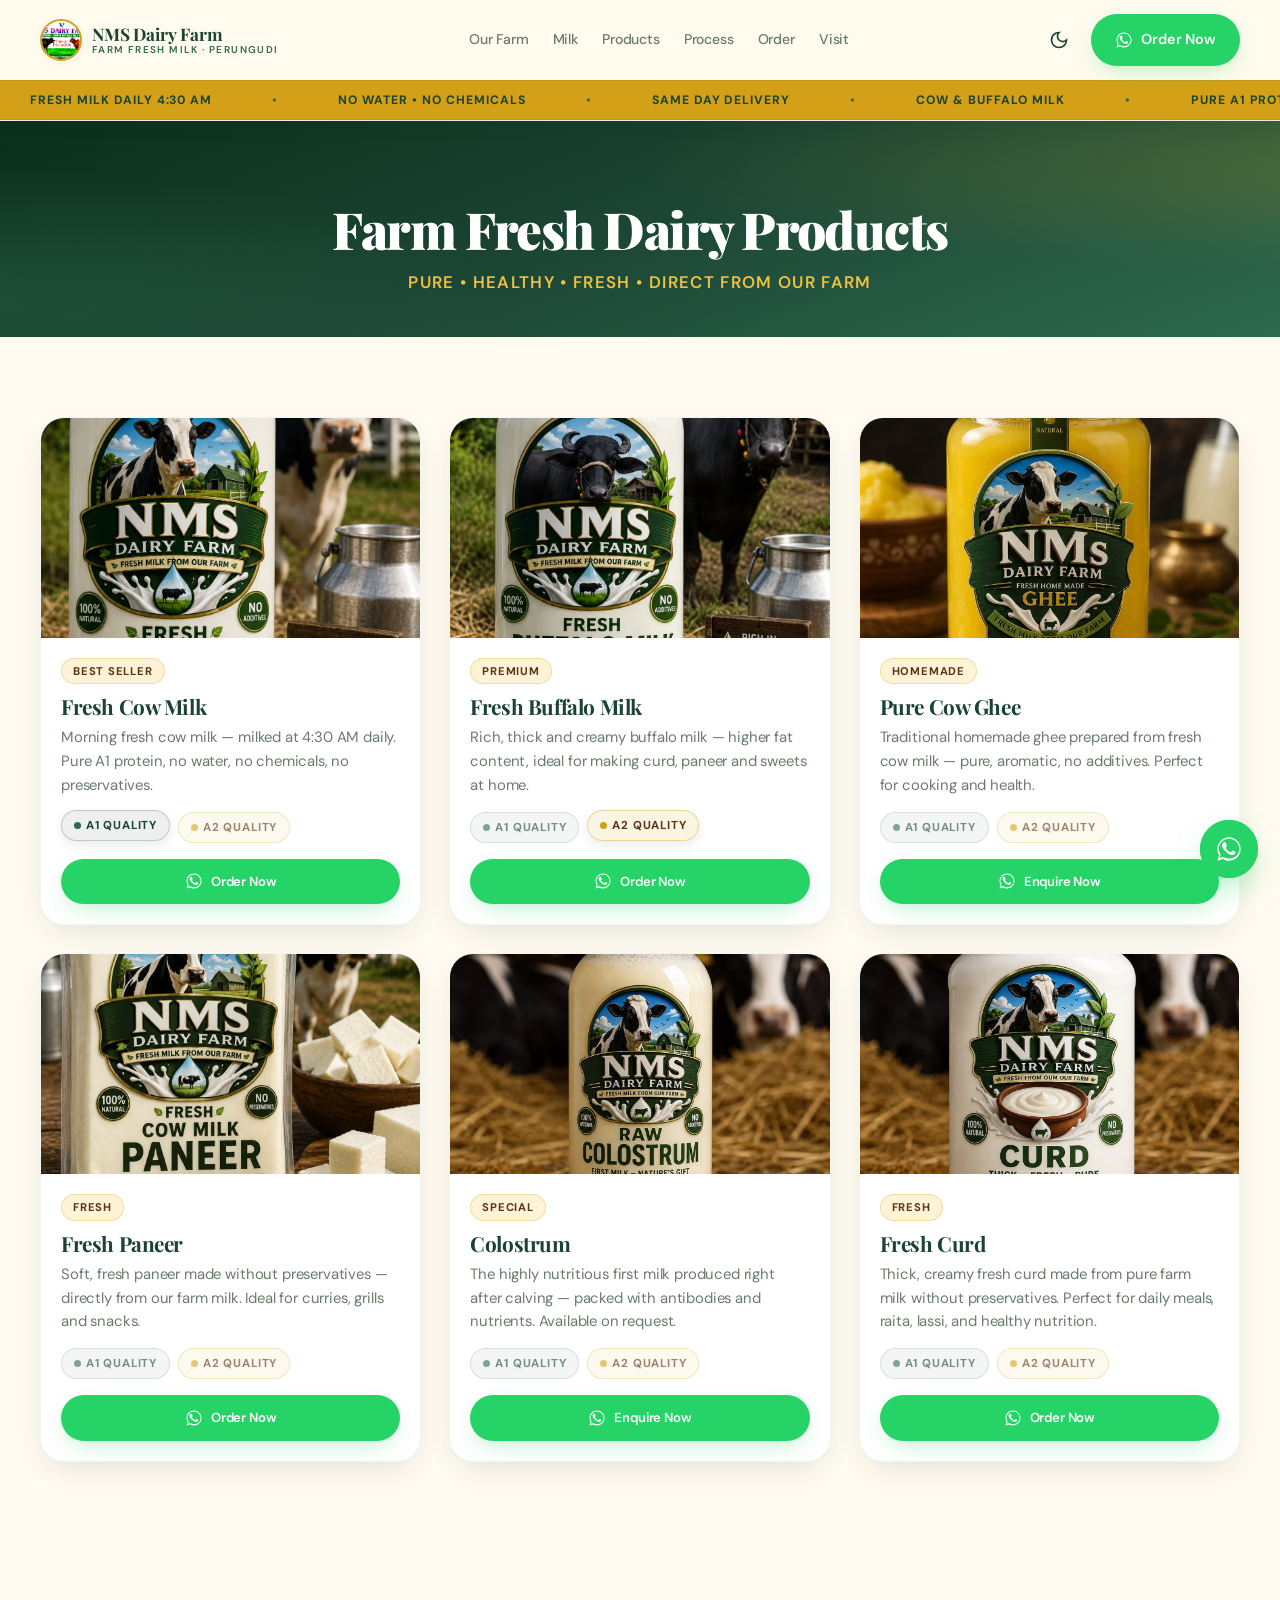
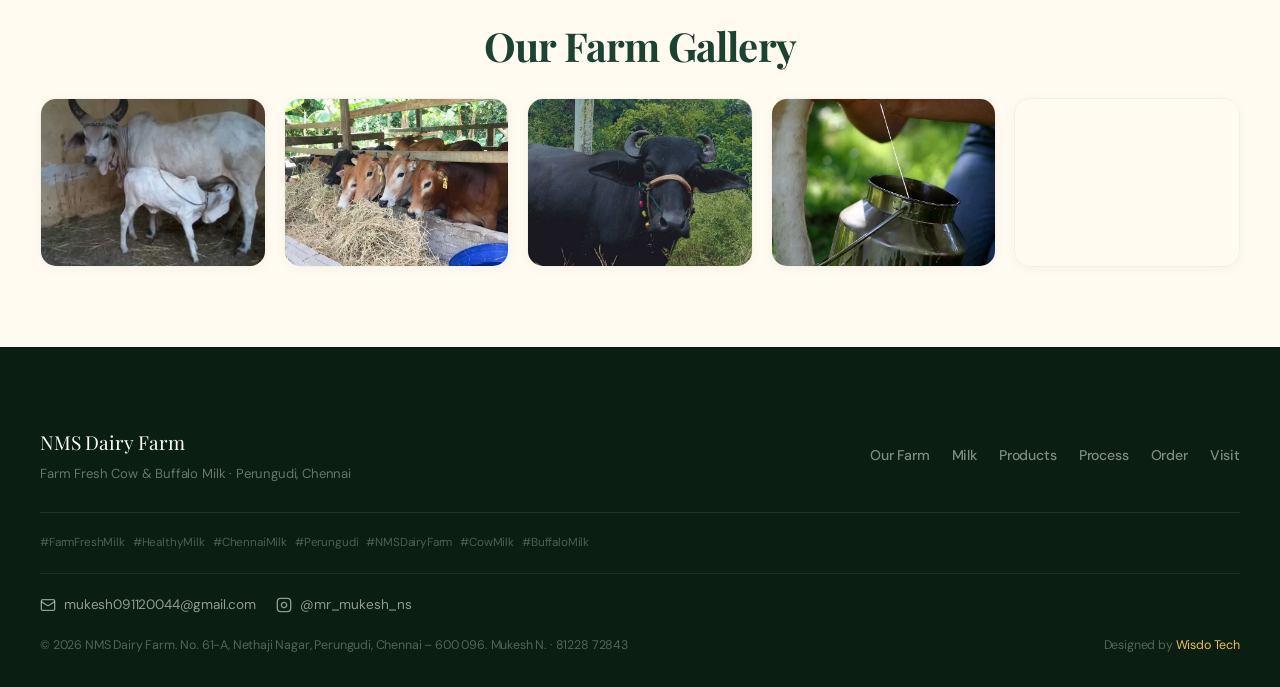
<file: products.html>
<!DOCTYPE html>
<html lang="en">

<head>
    <meta name="google-site-verification" content="FIwdEo8dIdttKMompDkvit5PTXpS1z3GjPGA3_YH7To" />
    <meta charset="UTF-8">
    <meta name="viewport" content="width=device-width, initial-scale=1.0">
    <title>NMS Dairy Farm | Fresh Dairy Products</title>
    <meta name="description" content="Shop NMS Dairy Farm's farm-fresh products: Pure Cow Milk, Buffalo Milk, Homemade Ghee, Fresh Paneer and Colostrum — delivered daily in Perungudi, Chennai.">
    <meta name="keywords" content="cow milk Chennai, buffalo milk Chennai, pure cow ghee Perungudi, organic ghee, fresh paneer Chennai, colostrum Chennai, NMS Dairy Farm products">
    <meta name="robots" content="index, follow">
    <meta name="theme-color" content="#1B4332">
    <link rel="canonical" href="https://nmsdairyfarm.com/products.html">

    <!-- Open Graph / Facebook -->
    <meta property="og:type" content="website">
    <meta property="og:url" content="https://nmsdairyfarm.com/products.html">
    <meta property="og:title" content="NMS Dairy Farm | Fresh Dairy Products">
    <meta property="og:description" content="Shop NMS Dairy Farm's farm-fresh products: Pure Cow Milk, Buffalo Milk, Homemade Ghee, Fresh Paneer and Colostrum — delivered daily in Perungudi, Chennai.">
    <meta property="og:image" content="https://nmsdairyfarm.com/img/one.webp">
    <meta property="og:site_name" content="NMS Dairy Farm">

    <!-- Twitter -->
    <meta name="twitter:card" content="summary_large_image">
    <meta name="twitter:url" content="https://nmsdairyfarm.com/products.html">
    <meta name="twitter:title" content="NMS Dairy Farm | Fresh Dairy Products">
    <meta name="twitter:description" content="Shop NMS Dairy Farm's farm-fresh products: Pure Cow Milk, Buffalo Milk, Homemade Ghee, Fresh Paneer and Colostrum — delivered daily in Perungudi, Chennai.">
    <meta name="twitter:image" content="https://nmsdairyfarm.com/img/one.webp">

    <!-- Favicon -->
    <link rel="icon" type="image/webp" href="img/logo.webp">
    <link rel="apple-touch-icon" href="img/logo.webp">

    <!-- Preload critical assets -->
    <link rel="preload" as="image" href="img/two.webp" type="image/webp">

    <link rel="preconnect" href="https://fonts.googleapis.com">
    <link rel="preconnect" href="https://fonts.gstatic.com" crossorigin>
    <link href="https://fonts.googleapis.com/css2?family=Playfair+Display:ital,wght@0,700;0,900;1,700&family=DM+Sans:wght@400;500;600;700&family=Caveat:wght@700&display=swap" rel="stylesheet">
    <link rel="stylesheet" href="style.css">
</head>

<body>
    <script>
        (function () {
            var t = localStorage.getItem('theme');
            if (t === 'dark' || (!t && window.matchMedia('(prefers-color-scheme: dark)').matches)) {
                document.body.classList.add('dark-theme');
            }
        })();
    </script>

    <!-- ── HEADER ── -->
    <header>
        <div class="nav">
            <a href="index.html" class="brand">
                <div class="brand-logo">
                    <img src="img/two.webp" alt="NMS Dairy Farm logo" width="42" height="42" decoding="async">
                </div>
                <div class="brand-name">NMS Dairy Farm<span>Farm Fresh Milk · Perungudi</span></div>
            </a>
            <nav class="nav-links" aria-label="Main navigation">
                <a href="index.html#showcase">Our Farm</a>
                <a href="index.html#animals">Milk</a>
                <a href="products.html" aria-current="page">Products</a>
                <a href="index.html#process">Process</a>
                <a href="index.html#order">Order</a>
                <a href="index.html#visit">Visit</a>
            </nav>
            <div class="nav-actions" style="display:flex;align-items:center;gap:12px;">
                <button class="theme-btn" id="themeToggle" aria-label="Toggle dark mode">
                    <svg class="sun-icon" viewBox="0 0 24 24" fill="none" stroke="currentColor" stroke-width="2" aria-hidden="true">
                        <circle cx="12" cy="12" r="4"/>
                        <path d="M12 2v2M12 20v2M4.93 4.93l1.41 1.41M17.66 17.66l1.41 1.41M2 12h2M20 12h2M6.34 17.66l-1.41 1.41M19.07 4.93l-1.41 1.41"/>
                    </svg>
                    <svg class="moon-icon" viewBox="0 0 24 24" fill="none" stroke="currentColor" stroke-width="2" aria-hidden="true">
                        <path d="M12 3a6 6 0 0 0 9 9 9 9 0 1 1-9-9Z"/>
                    </svg>
                </button>
                <a class="btn btn-wa nav-wa" id="navWa" href="#" target="_blank" rel="noopener" aria-label="Order on WhatsApp">
                    <svg viewBox="0 0 24 24" fill="currentColor" aria-hidden="true">
                        <path
                            d="M17.5 14.4c-.3-.1-1.7-.8-2-1-.3-.1-.5-.1-.7.1-.2.3-.8 1-.9 1.1-.2.2-.3.2-.6.1-.3-.1-1.2-.5-2.4-1.5-.9-.8-1.5-1.8-1.6-2.1-.2-.3 0-.5.1-.6.1-.1.3-.3.4-.5.1-.1.2-.3.3-.4.1-.2 0-.4 0-.5 0-.1-.7-1.7-.9-2.3-.3-.6-.5-.5-.7-.5h-.6c-.2 0-.5.1-.8.4-.3.3-1 1-1 2.4s1 2.8 1.2 3c.1.2 2 3 4.8 4.3.7.3 1.2.5 1.6.6.7.2 1.3.2 1.8.1.5-.1 1.7-.7 1.9-1.4.2-.7.2-1.3.2-1.4-.1-.2-.3-.2-.6-.4Z" />
                        <path
                            d="M12 2C6.5 2 2 6.5 2 12c0 1.9.5 3.7 1.5 5.3L2 22l4.8-1.5C8.3 21.5 10.1 22 12 22c5.5 0 10-4.5 10-10S17.5 2 12 2Zm0 18.2c-1.7 0-3.3-.5-4.7-1.3l-.3-.2-3.1 1 1-3-.2-.3C3.7 15 3.2 13.5 3.2 12 3.2 7.1 7.1 3.2 12 3.2S20.8 7.1 20.8 12 16.9 20.2 12 20.2Z" />
                    </svg>
                    Order Now
                </a>
                <button class="hamburger" id="menuOpen" aria-label="Open menu" aria-expanded="false"
                    aria-controls="mobileNav">
                    <svg viewBox="0 0 24 24" fill="none" stroke="currentColor" stroke-width="2" aria-hidden="true">
                        <path d="M3 6h18M3 12h18M3 18h18" stroke-linecap="round" />
                    </svg>
                </button>
            </div>
        </div>
        <!-- ticker -->
        <div class="ticker-wrap" aria-hidden="true">
            <div class="ticker-track">
                <div class="ticker-item">Fresh Milk Daily 4:30 AM</div>
                <div class="ticker-item">No Water • No Chemicals</div>
                <div class="ticker-item">Same Day Delivery</div>
                <div class="ticker-item">Cow &amp; Buffalo Milk</div>
                <div class="ticker-item">Pure A1 Protein Milk</div>
                <div class="ticker-item">Serving Perungudi, Velachery, Thoraipakkam &amp; Sholinganallur</div>
                <div class="ticker-item">Fresh Milk Daily 4:30 AM</div>
                <div class="ticker-item">No Water • No Chemicals</div>
                <div class="ticker-item">Same Day Delivery</div>
                <div class="ticker-item">Cow &amp; Buffalo Milk</div>
                <div class="ticker-item">Pure A1 Protein Milk</div>
                <div class="ticker-item">Serving Perungudi, Velachery, Thoraipakkam &amp; Sholinganallur</div>
            </div>
        </div>
    </header>

    <!-- MOBILE NAV -->
    <div class="mobile-nav" id="mobileNav" role="dialog" aria-modal="true" aria-label="Mobile navigation">
        <button class="close" id="menuClose" aria-label="Close menu">
            <svg viewBox="0 0 24 24" fill="none" stroke="currentColor" stroke-width="2" aria-hidden="true">
                <path d="M6 6l12 12M18 6L6 18" stroke-linecap="round" />
            </svg>
        </button>
        <a href="index.html#showcase">Our Farm</a>
        <a href="index.html#animals">Milk</a>
        <a href="products.html">Products</a>
        <a href="index.html#process">Process</a>
        <a href="index.html#order">Order</a>
        <a href="index.html#visit">Visit</a>
        <button class="theme-btn" aria-label="Toggle dark mode" style="margin-top: 10px; color: #fff;">
            <svg class="sun-icon" viewBox="0 0 24 24" fill="none" stroke="currentColor" stroke-width="2" aria-hidden="true" style="width:24px; height:24px;">
                <circle cx="12" cy="12" r="4"/>
                <path d="M12 2v2M12 20v2M4.93 4.93l1.41 1.41M17.66 17.66l1.41 1.41M2 12h2M20 12h2M6.34 17.66l-1.41 1.41M19.07 4.93l-1.41 1.41"/>
            </svg>
            <svg class="moon-icon" viewBox="0 0 24 24" fill="none" stroke="currentColor" stroke-width="2" aria-hidden="true" style="width:24px; height:24px;">
                <path d="M12 3a6 6 0 0 0 9 9 9 9 0 1 1-9-9Z"/>
            </svg>
        </button>
    </div>

    <main>
    <!-- ── HERO ── -->
    <section class="hero products-hero">
        <div class="hero-bg"></div>
        <div style="position:relative;z-index:2;max-width:700px;margin:0 auto;">
            <h1 style="color:#fff;font-size:clamp(2rem,5vw,3.2rem);margin-bottom:12px;">Farm Fresh Dairy Products</h1>
            <p
                style="color:var(--gold2);font-size:clamp(.9rem,2vw,1.05rem);font-weight:600;letter-spacing:.08em;text-transform:uppercase;">
                Pure • Healthy • Fresh • Direct From Our Farm</p>
        </div>
    </section>

    <!-- ── PRODUCTS GRID ── -->
    <section class="products-container">
        <div class="grid">

            <!-- Cow Milk -->
            <div class="card reveal">
                <img src="img/cow milk.webp" alt="Fresh Cow Milk" loading="lazy" width="400" height="220" decoding="async">
                <div class="content">
                    <span class="tag">Best Seller</span>
                    <h3>Fresh Cow Milk</h3>
                    <p>Morning fresh cow milk — milked at 4:30 AM daily. Pure A1 protein, no water, no chemicals, no
                        preservatives.</p>
                    <div class="quality-badges">
                        <span class="quality-badge a1 active">A1 Quality</span>
                        <span class="quality-badge a2">A2 Quality</span>
                    </div>
                    <div class="card-actions">
                        <a class="btn btn-wa"
                            href="index.html?milkType=Cow%20Milk&quality=A1%20Quality#order">
                            <svg viewBox="0 0 24 24" fill="currentColor" aria-hidden="true">
                                <path
                                    d="M17.5 14.4c-.3-.1-1.7-.8-2-1-.3-.1-.5-.1-.7.1-.2.3-.8 1-.9 1.1-.2.2-.3.2-.6.1-.3-.1-1.2-.5-2.4-1.5-.9-.8-1.5-1.8-1.6-2.1-.2-.3 0-.5.1-.6.1-.1.3-.3.4-.5.1-.1.2-.3.3-.4.1-.2 0-.4 0-.5 0-.1-.7-1.7-.9-2.3-.3-.6-.5-.5-.7-.5h-.6c-.2 0-.5.1-.8.4-.3.3-1 1-1 2.4s1 2.8 1.2 3c.1.2 2 3 4.8 4.3.7.3 1.2.5 1.6.6.7.2 1.3.2 1.8.1.5-.1 1.7-.7 1.9-1.4.2-.7.2-1.3.2-1.4-.1-.2-.3-.2-.6-.4Z" />
                                <path
                                    d="M12 2C6.5 2 2 6.5 2 12c0 1.9.5 3.7 1.5 5.3L2 22l4.8-1.5C8.3 21.5 10.1 22 12 22c5.5 0 10-4.5 10-10S17.5 2 12 2Zm0 18.2c-1.7 0-3.3-.5-4.7-1.3l-.3-.2-3.1 1 1-3-.2-.3C3.7 15 3.2 13.5 3.2 12 3.2 7.1 7.1 3.2 12 3.2S20.8 7.1 20.8 12 16.9 20.2 12 20.2Z" />
                            </svg>
                            Order Now
                        </a>
                    </div>
                </div>
            </div>

            <!-- Buffalo Milk -->
            <div class="card reveal">
                <img src="img/bmilk.webp" alt="Fresh Buffalo Milk" loading="lazy" width="400" height="220" decoding="async">
                <div class="content">
                    <span class="tag">Premium</span>
                    <h3>Fresh Buffalo Milk</h3>
                    <p>Rich, thick and creamy buffalo milk — higher fat content, ideal for making curd, paneer and
                        sweets at home.</p>
                    <div class="quality-badges">
                        <span class="quality-badge a1">A1 Quality</span>
                        <span class="quality-badge a2 active">A2 Quality</span>
                    </div>
                    <div class="card-actions">
                        <a class="btn btn-wa"
                            href="index.html?milkType=Buffalo%20Milk&quality=A2%20Quality#order">
                            <svg viewBox="0 0 24 24" fill="currentColor" aria-hidden="true">
                                <path
                                    d="M17.5 14.4c-.3-.1-1.7-.8-2-1-.3-.1-.5-.1-.7.1-.2.3-.8 1-.9 1.1-.2.2-.3.2-.6.1-.3-.1-1.2-.5-2.4-1.5-.9-.8-1.5-1.8-1.6-2.1-.2-.3 0-.5.1-.6.1-.1.3-.3.4-.5.1-.1.2-.3.3-.4.1-.2 0-.4 0-.5 0-.1-.7-1.7-.9-2.3-.3-.6-.5-.5-.7-.5h-.6c-.2 0-.5.1-.8.4-.3.3-1 1-1 2.4s1 2.8 1.2 3c.1.2 2 3 4.8 4.3.7.3 1.2.5 1.6.6.7.2 1.3.2 1.8.1.5-.1 1.7-.7 1.9-1.4.2-.7.2-1.3.2-1.4-.1-.2-.3-.2-.6-.4Z" />
                                <path
                                    d="M12 2C6.5 2 2 6.5 2 12c0 1.9.5 3.7 1.5 5.3L2 22l4.8-1.5C8.3 21.5 10.1 22 12 22c5.5 0 10-4.5 10-10S17.5 2 12 2Zm0 18.2c-1.7 0-3.3-.5-4.7-1.3l-.3-.2-3.1 1 1-3-.2-.3C3.7 15 3.2 13.5 3.2 12 3.2 7.1 7.1 3.2 12 3.2S20.8 7.1 20.8 12 16.9 20.2 12 20.2Z" />
                            </svg>
                            Order Now
                        </a>
                    </div>
                </div>
            </div>

            <!-- Pure Cow Ghee -->
            <div class="card reveal">
                <img src="img/ghee.webp" alt="Pure Cow Ghee" loading="lazy" width="400" height="220" decoding="async">
                <div class="content">
                    <span class="tag">Homemade</span>
                    <h3>Pure Cow Ghee</h3>
                    <p>Traditional homemade ghee prepared from fresh cow milk — pure, aromatic, no additives. Perfect
                        for cooking and health.</p>
                    <div class="quality-badges">
                        <span class="quality-badge a1">A1 Quality</span>
                        <span class="quality-badge a2">A2 Quality</span>
                    </div>
                    <div class="card-actions">
                        <a class="btn btn-wa"
                            href="https://wa.me/918122872843?text=Hi%20NMS%20Dairy%20Farm!%20I%27d%20like%20to%20enquire%20about%20Pure%20Cow%20Ghee."
                            target="_blank" rel="noopener">
                            <svg viewBox="0 0 24 24" fill="currentColor" aria-hidden="true">
                                <path
                                    d="M17.5 14.4c-.3-.1-1.7-.8-2-1-.3-.1-.5-.1-.7.1-.2.3-.8 1-.9 1.1-.2.2-.3.2-.6.1-.3-.1-1.2-.5-2.4-1.5-.9-.8-1.5-1.8-1.6-2.1-.2-.3 0-.5.1-.6.1-.1.3-.3.4-.5.1-.1.2-.3.3-.4.1-.2 0-.4 0-.5 0-.1-.7-1.7-.9-2.3-.3-.6-.5-.5-.7-.5h-.6c-.2 0-.5.1-.8.4-.3.3-1 1-1 2.4s1 2.8 1.2 3c.1.2 2 3 4.8 4.3.7.3 1.2.5 1.6.6.7.2 1.3.2 1.8.1.5-.1 1.7-.7 1.9-1.4.2-.7.2-1.3.2-1.4-.1-.2-.3-.2-.6-.4Z" />
                                <path
                                    d="M12 2C6.5 2 2 6.5 2 12c0 1.9.5 3.7 1.5 5.3L2 22l4.8-1.5C8.3 21.5 10.1 22 12 22c5.5 0 10-4.5 10-10S17.5 2 12 2Zm0 18.2c-1.7 0-3.3-.5-4.7-1.3l-.3-.2-3.1 1 1-3-.2-.3C3.7 15 3.2 13.5 3.2 12 3.2 7.1 7.1 3.2 12 3.2S20.8 7.1 20.8 12 16.9 20.2 12 20.2Z" />
                            </svg>
                            Enquire Now
                        </a>
                    </div>
                </div>
            </div>

            <!-- Fresh Paneer -->
            <div class="card reveal">
                <img src="img/panneer.webp" alt="Fresh Paneer" loading="lazy" width="400" height="220" decoding="async">
                <div class="content">
                    <span class="tag">Fresh</span>
                    <h3>Fresh Paneer</h3>
                    <p>Soft, fresh paneer made without preservatives — directly from our farm milk. Ideal for curries,
                        grills and snacks.</p>
                    <div class="quality-badges">
                        <span class="quality-badge a1">A1 Quality</span>
                        <span class="quality-badge a2">A2 Quality</span>
                    </div>
                    <div class="card-actions">
                        <a class="btn btn-wa"
                            href="https://wa.me/918122872843?text=Hi%20NMS%20Dairy%20Farm!%20I%27d%20like%20to%20enquire%20about%20Fresh%20Paneer."
                            target="_blank" rel="noopener">
                            <svg viewBox="0 0 24 24" fill="currentColor" aria-hidden="true">
                                <path
                                    d="M17.5 14.4c-.3-.1-1.7-.8-2-1-.3-.1-.5-.1-.7.1-.2.3-.8 1-.9 1.1-.2.2-.3.2-.6.1-.3-.1-1.2-.5-2.4-1.5-.9-.8-1.5-1.8-1.6-2.1-.2-.3 0-.5.1-.6.1-.1.3-.3.4-.5.1-.1.2-.3.3-.4.1-.2 0-.4 0-.5 0-.1-.7-1.7-.9-2.3-.3-.6-.5-.5-.7-.5h-.6c-.2 0-.5.1-.8.4-.3.3-1 1-1 2.4s1 2.8 1.2 3c.1.2 2 3 4.8 4.3.7.3 1.2.5 1.6.6.7.2 1.3.2 1.8.1.5-.1 1.7-.7 1.9-1.4.2-.7.2-1.3.2-1.4-.1-.2-.3-.2-.6-.4Z" />
                                <path
                                    d="M12 2C6.5 2 2 6.5 2 12c0 1.9.5 3.7 1.5 5.3L2 22l4.8-1.5C8.3 21.5 10.1 22 12 22c5.5 0 10-4.5 10-10S17.5 2 12 2Zm0 18.2c-1.7 0-3.3-.5-4.7-1.3l-.3-.2-3.1 1 1-3-.2-.3C3.7 15 3.2 13.5 3.2 12 3.2 7.1 7.1 3.2 12 3.2S20.8 7.1 20.8 12 16.9 20.2 12 20.2Z" />
                            </svg>
                            Order Now
                        </a>
                    </div>
                </div>
            </div>

            <!-- Colostrum -->
            <div class="card reveal">
                <img src="img/colostrum.webp" alt="Colostrum" loading="lazy" width="400" height="220" decoding="async">
                <div class="content">
                    <span class="tag">Special</span>
                    <h3>Colostrum</h3>
                    <p>The highly nutritious first milk produced right after calving — packed with antibodies and
                        nutrients. Available on request.</p>
                    <div class="quality-badges">
                        <span class="quality-badge a1">A1 Quality</span>
                        <span class="quality-badge a2">A2 Quality</span>
                    </div>
                    <div class="card-actions">
                        <a class="btn btn-wa"
                            href="https://wa.me/918122872843?text=Hi%20NMS%20Dairy%20Farm!%20I%27d%20like%20to%20enquire%20about%20Colostrum."
                            target="_blank" rel="noopener">
                            <svg viewBox="0 0 24 24" fill="currentColor" aria-hidden="true">
                                <path
                                    d="M17.5 14.4c-.3-.1-1.7-.8-2-1-.3-.1-.5-.1-.7.1-.2.3-.8 1-.9 1.1-.2.2-.3.2-.6.1-.3-.1-1.2-.5-2.4-1.5-.9-.8-1.5-1.8-1.6-2.1-.2-.3 0-.5.1-.6.1-.1.3-.3.4-.5.1-.1.2-.3.3-.4.1-.2 0-.4 0-.5 0-.1-.7-1.7-.9-2.3-.3-.6-.5-.5-.7-.5h-.6c-.2 0-.5.1-.8.4-.3.3-1 1-1 2.4s1 2.8 1.2 3c.1.2 2 3 4.8 4.3.7.3 1.2.5 1.6.6.7.2 1.3.2 1.8.1.5-.1 1.7-.7 1.9-1.4.2-.7.2-1.3.2-1.4-.1-.2-.3-.2-.6-.4Z" />
                                <path
                                    d="M12 2C6.5 2 2 6.5 2 12c0 1.9.5 3.7 1.5 5.3L2 22l4.8-1.5C8.3 21.5 10.1 22 12 22c5.5 0 10-4.5 10-10S17.5 2 12 2Zm0 18.2c-1.7 0-3.3-.5-4.7-1.3l-.3-.2-3.1 1 1-3-.2-.3C3.7 15 3.2 13.5 3.2 12 3.2 7.1 7.1 3.2 12 3.2S20.8 7.1 20.8 12 16.9 20.2 12 20.2Z" />
                            </svg>
                            Enquire Now
                        </a>
                    </div>
                </div>
            </div>
            <!-- Fresh Curd -->
<div class="card reveal">
    <img src="img/curd.webp" alt="Fresh Curd" loading="lazy" width="400" height="220" decoding="async">
    <div class="content">
        <span class="tag">Fresh</span>
        <h3>Fresh Curd</h3>
        <p>Thick, creamy fresh curd made from pure farm milk without preservatives. Perfect for daily meals, raita, lassi, and healthy nutrition.</p>

        <div class="quality-badges">
            <span class="quality-badge a1">A1 Quality</span>
            <span class="quality-badge a2">A2 Quality</span>
        </div>

        <div class="card-actions">
            <a class="btn btn-wa"
                href="https://wa.me/918122872843?text=Hi%20NMS%20Dairy%20Farm!%20I%27d%20like%20to%20enquire%20about%20Fresh%20Curd."
                target="_blank" rel="noopener">
                <svg viewBox="0 0 24 24" fill="currentColor" aria-hidden="true">
                    <path
                        d="M17.5 14.4c-.3-.1-1.7-.8-2-1-.3-.1-.5-.1-.7.1-.2.3-.8 1-.9 1.1-.2.2-.3.2-.6.1-.3-.1-1.2-.5-2.4-1.5-.9-.8-1.5-1.8-1.6-2.1-.2-.3 0-.5.1-.6.1-.1.3-.3.4-.5.1-.1.2-.3.3-.4.1-.2 0-.4 0-.5 0-.1-.7-1.7-.9-2.3-.3-.6-.5-.5-.7-.5h-.6c-.2 0-.5.1-.8.4-.3.3-1 1-1 2.4s1 2.8 1.2 3c.1.2 2 3 4.8 4.3.7.3 1.2.5 1.6.6.7.2 1.3.2 1.8.1.5-.1 1.7-.7 1.9-1.4.2-.7.2-1.3.2-1.4-.1-.2-.3-.2-.6-.4Z" />
                    <path
                        d="M12 2C6.5 2 2 6.5 2 12c0 1.9.5 3.7 1.5 5.3L2 22l4.8-1.5C8.3 21.5 10.1 22 12 22c5.5 0 10-4.5 10-10S17.5 2 12 2Zm0 18.2c-1.7 0-3.3-.5-4.7-1.3l-.3-.2-3.1 1 1-3-.2-.3C3.7 15 3.2 13.5 3.2 12 3.2 7.1 7.1 3.2 12 3.2S20.8 7.1 20.8 12 16.9 20.2 12 20.2Z" />
                </svg>
                Order Now
            </a>
        </div>
    </div>
</div>

        </div>

    </section>

    <!-- ── GALLERY ── -->
    <section class="gallery">
        <h2>Our Farm Gallery</h2>
        <div class="gallery-grid">
            <div class="gallery-img-wrap reveal"><img src="img/cow1.webp" alt="NMS Dairy Farm — Cows grazing"
                    loading="lazy" width="300" height="225" decoding="async"></div>
            <div class="gallery-img-wrap reveal"><img src="img/cow2.webp" alt="NMS Dairy Farm — Buffalo at the farm"
                    loading="lazy" width="300" height="225" decoding="async"></div>
            <div class="gallery-img-wrap reveal"><img src="img/cow3.webp" alt="NMS Dairy Farm — Morning milking"
                    loading="lazy" width="300" height="225" decoding="async"></div>
            <div class="gallery-img-wrap reveal"><img src="img/cow4.webp" alt="NMS Dairy Farm — Fresh milk cans"
                    loading="lazy" width="300" height="225" decoding="async"></div>
            <div class="gallery-img-wrap reveal"><img src="img/cow5.jpeg" alt="NMS Dairy Farm — Fresh milk cans"
                    loading="lazy" width="300" height="225" decoding="async"></div>
        </div>
    </section>

    </main>

    <!-- ── FOOTER ── -->
    <footer>
        <div class="footer-inner">
            <div class="footer-top">
                <div>
                    <div class="footer-brand-name">NMS Dairy Farm</div>
                    <p style="color:rgba(255,255,255,0.38);font-size:.82rem;margin-top:4px;">Farm Fresh Cow &amp;
                        Buffalo Milk · Perungudi, Chennai</p>
                </div>
                <nav class="footer-links" aria-label="Footer navigation">
                    <a href="index.html#showcase">Our Farm</a>
                    <a href="index.html#animals">Milk</a>
                    <a href="products.html">Products</a>
                    <a href="index.html#process">Process</a>
                    <a href="index.html#order">Order</a>
                    <a href="index.html#visit">Visit</a>
                </nav>
            </div>
            <div class="footer-tags" style="margin-top:20px;">
                <span>#FarmFreshMilk</span><span>#HealthyMilk</span><span>#ChennaiMilk</span><span>#Perungudi</span><span>#NMSDairyFarm</span><span>#CowMilk</span><span>#BuffaloMilk</span>
            </div>
            <div class="footer-social" style="display:flex;gap:20px;align-items:center;flex-wrap:wrap;margin-top:20px;padding-top:20px;border-top:1px solid rgba(255,255,255,.08);">
                <a href="mailto:mukesh091120044@gmail.com" style="display:inline-flex;align-items:center;gap:8px;color:rgba(255,255,255,.55);font-size:.85rem;transition:color .25s;" onmouseover="this.style.color='var(--gold2)'" onmouseout="this.style.color='rgba(255,255,255,.55)'">
                    <svg width="16" height="16" viewBox="0 0 24 24" fill="none" stroke="currentColor" stroke-width="2" aria-hidden="true"><rect width="20" height="16" x="2" y="4" rx="2"/><path d="m22 7-8.97 5.7a1.94 1.94 0 0 1-2.06 0L2 7"/></svg>
                    mukesh091120044@gmail.com
                </a>
                <a href="https://instagram.com/mr_mukesh_ns" target="_blank" rel="noopener" style="display:inline-flex;align-items:center;gap:8px;color:rgba(255,255,255,.55);font-size:.85rem;transition:color .25s;" onmouseover="this.style.color='var(--gold2)'" onmouseout="this.style.color='rgba(255,255,255,.55)'">
                    <svg width="16" height="16" viewBox="0 0 24 24" fill="none" stroke="currentColor" stroke-width="2" aria-hidden="true"><rect width="20" height="20" x="2" y="2" rx="5" ry="5"/><path d="M16 11.37A4 4 0 1 1 12.63 8 4 4 0 0 1 16 11.37z"/><line x1="17.5" x2="17.51" y1="6.5" y2="6.5"/></svg>
                    @mr_mukesh_ns
                </a>
            </div>
            <div class="footer-bottom">
                <p>© <span id="yr"></span> NMS Dairy Farm. No. 61-A, Nethaji Nagar, Perungudi, Chennai – 600 096. Mukesh
                    N. · 81228 72843</p>
                <p class="footer-credit">Designed by <a href="https://wisdotech.in" target="_blank" rel="noopener">Wisdo Tech</a></p>
            </div>
        </div>
    </footer>

    <!-- ── FAB ── -->
    <a class="fab" id="fabWa" href="#" target="_blank" rel="noopener" aria-label="Chat on WhatsApp">
        <span class="fab-pulse" aria-hidden="true"></span>
        <svg viewBox="0 0 24 24" fill="currentColor" aria-hidden="true">
            <path
                d="M17.5 14.4c-.3-.1-1.7-.8-2-1-.3-.1-.5-.1-.7.1-.2.3-.8 1-.9 1.1-.2.2-.3.2-.6.1-.3-.1-1.2-.5-2.4-1.5-.9-.8-1.5-1.8-1.6-2.1-.2-.3 0-.5.1-.6.1-.1.3-.3.4-.5.1-.1.2-.3.3-.4.1-.2 0-.4 0-.5 0-.1-.7-1.7-.9-2.3-.3-.6-.5-.5-.7-.5h-.6c-.2 0-.5.1-.8.4-.3.3-1 1-1 2.4s1 2.8 1.2 3c.1.2 2 3 4.8 4.3.7.3 1.2.5 1.6.6.7.2 1.3.2 1.8.1.5-.1 1.7-.7 1.9-1.4.2-.7.2-1.3.2-1.4-.1-.2-.3-.2-.6-.4Z" />
            <path
                d="M12 2C6.5 2 2 6.5 2 12c0 1.9.5 3.7 1.5 5.3L2 22l4.8-1.5C8.3 21.5 10.1 22 12 22c5.5 0 10-4.5 10-10S17.5 2 12 2Zm0 18.2c-1.7 0-3.3-.5-4.7-1.3l-.3-.2-3.1 1 1-3-.2-.3C3.7 15 3.2 13.5 3.2 12 3.2 7.1 7.1 3.2 12 3.2S20.8 7.1 20.8 12 16.9 20.2 12 20.2Z" />
        </svg>
    </a>

    <script>
        (function () {
            'use strict';
            var PHONE = '918122872843';
            function wa(msg) { return 'https://wa.me/' + PHONE + '?text=' + encodeURIComponent(msg); }

            document.getElementById('yr').textContent = new Date().getFullYear();

            /* Theme toggle */
            document.querySelectorAll('.theme-btn').forEach(function (btn) {
                btn.addEventListener('click', function () {
                    var isDark = document.body.classList.toggle('dark-theme');
                    localStorage.setItem('theme', isDark ? 'dark' : 'light');
                });
            });

            document.getElementById('navWa').href = wa("Hi NMS Dairy Farm! I'd like to order farm fresh milk.");
            document.getElementById('fabWa').href = wa("Hi NMS Dairy Farm! I'd like to know more about your farm fresh dairy products.");

            /* Mobile nav */
            var mNav = document.getElementById('mobileNav');
            var menuOpen = document.getElementById('menuOpen');
            var menuClose = document.getElementById('menuClose');
            function openMenu() { mNav.classList.add('open'); menuOpen.setAttribute('aria-expanded', 'true'); document.body.style.overflow = 'hidden'; }
            function closeMenu() { mNav.classList.remove('open'); menuOpen.setAttribute('aria-expanded', 'false'); document.body.style.overflow = ''; }
            menuOpen.onclick = openMenu;
            menuClose.onclick = closeMenu;
            mNav.querySelectorAll('a').forEach(function (a) { a.onclick = closeMenu; });
            document.addEventListener('keydown', function (e) { if (e.key === 'Escape' && mNav.classList.contains('open')) closeMenu(); });

            /* Scroll reveal */
            if ('IntersectionObserver' in window) {
                var io = new IntersectionObserver(function (entries) {
                    entries.forEach(function (e) { if (e.isIntersecting) { e.target.classList.add('in'); io.unobserve(e.target); } });
                }, { threshold: 0.1, rootMargin: '0px 0px -30px 0px' });
                document.querySelectorAll('.reveal').forEach(function (el) { io.observe(el); });
            } else {
                document.querySelectorAll('.reveal').forEach(function (el) { el.classList.add('in'); });
            }

            /* Quality Badges Selection for Cards & Order Button Handling */
            document.querySelectorAll('.card').forEach(function (card) {
                var badges = card.querySelectorAll('.quality-badge');
                var waBtn = card.querySelector('.btn-wa');
                var titleEl = card.querySelector('h3');
                var title = titleEl ? titleEl.textContent.trim() : '';

                var isMilk = title.toLowerCase().includes('milk') && !title.toLowerCase().includes('ghee') && !title.toLowerCase().includes('paneer') && !title.toLowerCase().includes('colostrum');

                if (isMilk && waBtn) {
                    var mType = title.toLowerCase().includes('buffalo') ? 'Buffalo Milk' : 'Cow Milk';
                    
                    badges.forEach(function (badge) {
                        badge.style.cursor = 'pointer';
                        badge.addEventListener('click', function () {
                            badges.forEach(function (b) { b.classList.remove('active'); });
                            badge.classList.add('active');
                            var quality = badge.textContent.trim();
                            waBtn.setAttribute('href', 'index.html?milkType=' + encodeURIComponent(mType) + '&quality=' + encodeURIComponent(quality) + '#order');
                        });
                    });
                } else if (badges.length > 0 && waBtn) {
                    var originalHref = waBtn.getAttribute('href');
                    var baseHref = originalHref.replace('%20%5BPlease%20specify%20A1%20or%20A2%20Quality%5D', '').replace(/\s*\([^)]*\)$/, '');
                    badges.forEach(function (badge) {
                        badge.style.cursor = 'pointer';
                        badge.addEventListener('click', function () {
                            badges.forEach(function (b) { b.classList.remove('active'); });
                            badge.classList.add('active');
                            var quality = badge.textContent.trim();
                            waBtn.setAttribute('href', baseHref + ' (' + quality + ')');
                        });
                    });
                }
            });
        })();
    </script>

    <!-- JSON-LD: Products -->
    <script type="application/ld+json">
    [
      {
        "@context": "https://schema.org",
        "@type": "Product",
        "name": "Fresh Cow Milk",
        "description": "Morning fresh cow milk milked at 4:30 AM daily. Pure A1 protein, no water, no chemicals, no preservatives.",
        "image": "https://nmsdairyfarm.com/img/cow milk.webp",
        "brand": { "@type": "Brand", "name": "NMS Dairy Farm" },
        "category": "Dairy Products",
        "url": "https://nmsdairyfarm.com/products.html",
        "offers": {
          "@type": "Offer",
          "availability": "https://schema.org/InStock",
          "priceCurrency": "INR",
          "price": "0",
          "priceValidUntil": "2027-12-31",
          "url": "https://nmsdairyfarm.com/products.html",
          "seller": { "@type": "Organization", "name": "NMS Dairy Farm" }
        }
      },
      {
        "@context": "https://schema.org",
        "@type": "Product",
        "name": "Fresh Buffalo Milk",
        "description": "Rich, thick and creamy buffalo milk with higher fat content. Ideal for curd, paneer and sweets.",
        "image": "https://nmsdairyfarm.com/img/bmilk.webp",
        "brand": { "@type": "Brand", "name": "NMS Dairy Farm" },
        "category": "Dairy Products",
        "url": "https://nmsdairyfarm.com/products.html",
        "offers": {
          "@type": "Offer",
          "availability": "https://schema.org/InStock",
          "priceCurrency": "INR",
          "price": "0",
          "priceValidUntil": "2027-12-31",
          "url": "https://nmsdairyfarm.com/products.html",
          "seller": { "@type": "Organization", "name": "NMS Dairy Farm" }
        }
      },
      {
        "@context": "https://schema.org",
        "@type": "Product",
        "name": "Pure Cow Ghee",
        "description": "Traditional homemade ghee prepared from fresh cow milk. Pure, aromatic, no additives. Perfect for cooking and health.",
        "image": "https://nmsdairyfarm.com/img/ghee.webp",
        "brand": { "@type": "Brand", "name": "NMS Dairy Farm" },
        "category": "Dairy Products",
        "url": "https://nmsdairyfarm.com/products.html",
        "offers": {
          "@type": "Offer",
          "availability": "https://schema.org/InStock",
          "priceCurrency": "INR",
          "price": "0",
          "priceValidUntil": "2027-12-31",
          "url": "https://nmsdairyfarm.com/products.html",
          "seller": { "@type": "Organization", "name": "NMS Dairy Farm" }
        }
      },
      {
        "@context": "https://schema.org",
        "@type": "Product",
        "name": "Fresh Paneer",
        "description": "Soft, fresh paneer made without preservatives, directly from farm milk. Ideal for curries, grills and snacks.",
        "image": "https://nmsdairyfarm.com/img/panneer.webp",
        "brand": { "@type": "Brand", "name": "NMS Dairy Farm" },
        "category": "Dairy Products",
        "url": "https://nmsdairyfarm.com/products.html",
        "offers": {
          "@type": "Offer",
          "availability": "https://schema.org/InStock",
          "priceCurrency": "INR",
          "price": "0",
          "priceValidUntil": "2027-12-31",
          "url": "https://nmsdairyfarm.com/products.html",
          "seller": { "@type": "Organization", "name": "NMS Dairy Farm" }
        }
      },
      {
        "@context": "https://schema.org",
        "@type": "Product",
        "name": "Colostrum",
        "description": "Highly nutritious first milk produced right after calving, packed with antibodies and nutrients. Available on request.",
        "image": "https://nmsdairyfarm.com/img/colostrum.webp",
        "brand": { "@type": "Brand", "name": "NMS Dairy Farm" },
        "category": "Dairy Products",
        "url": "https://nmsdairyfarm.com/products.html",
        "offers": {
          "@type": "Offer",
          "availability": "https://schema.org/LimitedAvailability",
          "priceCurrency": "INR",
          "price": "0",
          "priceValidUntil": "2027-12-31",
          "url": "https://nmsdairyfarm.com/products.html",
          "seller": { "@type": "Organization", "name": "NMS Dairy Farm" }
        }
      }
    ]
    </script>
</body>

</html>
</file>
<file: style.css>
*,*::before,*::after{box-sizing:border-box;margin:0;padding:0;}:root{--g:#1B4332;--g2:#2D6A4F;--g3:#52B788;--gold:#D4A017;--gold2:#F0C040;--cream:#FFFBF0;--warm:#FFF3D6;--brown:#5C3317;--ink:#1A1A1A;--muted:#6B7B6A;--wa:#25D366;--wa2:#128C7E;--sp:80px;--sp-m:60px;--mw:1280px;--px:clamp(16px,4vw,40px);--r-lg:24px;--r-md:16px;--r-sm:12px;--r-pill:999px;--sh-a:0 2px 12px rgba(10,47,27,.04);--sh-b:0 8px 30px -8px rgba(10,47,27,.10),0 16px 40px -12px rgba(0,0,0,.05);--sh-c:0 20px 55px -12px rgba(10,47,27,.18),0 28px 48px -18px rgba(0,0,0,.07);--glass-bg:rgba(255,255,255,.78);--glass-border:1px solid rgba(255,255,255,.65);--glass-dark-bg:rgba(255,255,255,.05);--glass-dark-border:1px solid rgba(255,255,255,.10);--ease:cubic-bezier(.16,1,.3,1);--ease-std:cubic-bezier(.4,0,.2,1);}html{scroll-behavior:smooth;-webkit-text-size-adjust:100%;}body{font-family:'DM Sans',sans-serif;background:var(--cream);color:var(--ink);overflow-x:hidden;line-height:1.65;letter-spacing:-.01em;-webkit-font-smoothing:antialiased;}img{display:block;max-width:100%;height:auto;}a{color:inherit;text-decoration:none;}button{font-family:inherit;}h1,h2,h3,h4{font-family:'Playfair Display',serif;line-height:1.2;color:var(--g);letter-spacing:-.025em;}::-webkit-scrollbar{width:6px;}::-webkit-scrollbar-track{background:var(--cream);}::-webkit-scrollbar-thumb{background:var(--g2);border-radius:6px;}header{position:sticky;top:0;z-index:100;width:100%;background:rgba(255,251,240,.88);backdrop-filter:blur(20px) saturate(180%);-webkit-backdrop-filter:blur(20px) saturate(180%);border-bottom:1px solid rgba(27,67,50,.08);box-shadow:0 4px 24px rgba(10,47,27,.04);}.nav{display:flex;align-items:center;justify-content:space-between;padding:14px var(--px);max-width:var(--mw);margin:0 auto;width:100%;gap:16px;}.brand{display:flex;align-items:center;gap:10px;flex-shrink:0;}.brand-logo{width:42px;height:42px;border-radius:50%;border:2px solid var(--gold);overflow:hidden;flex:0 0 auto;box-shadow:var(--sh-a);}.brand-logo img{width:100%;height:100%;object-fit:cover;}.brand-name{font-family:'Playfair Display',serif;font-size:1.08rem;font-weight:700;color:var(--g);line-height:1.1;}.brand-name span{display:block;font-family:'DM Sans',sans-serif;font-size:.62rem;font-weight:600;letter-spacing:.14em;text-transform:uppercase;color:var(--g2);margin-top:2px;}.nav-links{display:flex;gap:24px;font-weight:500;font-size:.88rem;flex-shrink:0;}.nav-links a{color:var(--muted);transition:color .25s var(--ease-std);position:relative;white-space:nowrap;}.nav-links a:hover{color:var(--g);}.nav-links a::after{content:"";position:absolute;bottom:-3px;left:0;width:100%;height:2px;background:var(--g2);transform:scaleX(0);transform-origin:right;transition:transform .3s var(--ease-std);}.nav-links a:hover::after{transform:scaleX(1);transform-origin:left;}.hamburger{display:none;background:none;border:none;cursor:pointer;padding:4px;color:var(--g);transition:opacity .2s;}.hamburger:active{opacity:.6;}.hamburger svg{width:24px;height:24px;}@media(max-width:960px){.nav-links,.nav-wa{display:none;}.hamburger{display:flex;align-items:center;justify-content:center;}}@media(max-width:480px){.brand-name span{display:none;}.brand-name{font-size:1rem;}}.mobile-nav{display:none;flex-direction:column;align-items:center;justify-content:center;gap:28px;position:fixed;inset:0;z-index:200;background:var(--g);padding:24px;}.mobile-nav.open{display:flex;}.mobile-nav a{font-family:'Playfair Display',serif;font-size:clamp(1.6rem,5vw,2.2rem);color:#fff;font-weight:700;transition:color .2s;}.mobile-nav a:hover{color:var(--gold2);}.mobile-nav .close{position:absolute;top:20px;right:20px;background:none;border:none;color:#fff;cursor:pointer;}.mobile-nav .close svg{width:28px;height:28px;}.btn{display:inline-flex;align-items:center;justify-content:center;gap:8px;padding:12px 22px;border-radius:var(--r-pill);font-weight:600;font-size:.9rem;border:2px solid transparent;cursor:pointer;transition:all .3s var(--ease);white-space:nowrap;-webkit-tap-highlight-color:transparent;}.btn svg{width:18px;height:18px;flex-shrink:0;}.btn-wa{background:var(--wa);color:#fff;box-shadow:0 8px 24px -8px rgba(37,211,102,.4);}.btn-wa:hover{background:var(--wa2);transform:translateY(-2px);box-shadow:0 12px 28px -6px rgba(37,211,102,.6);}.btn-gold{background:linear-gradient(135deg,var(--gold),var(--gold2));color:var(--g);font-weight:700;box-shadow:0 8px 24px -8px rgba(212,160,23,.3);}.btn-gold:hover{transform:translateY(-2px);box-shadow:0 12px 28px -6px rgba(212,160,23,.5);}.btn-outline{background:transparent;border-color:var(--g);color:var(--g);}.btn-outline:hover{background:var(--g);color:#fff;transform:translateY(-2px);}.btn-white{background:#fff;color:var(--g);box-shadow:0 8px 20px -8px rgba(0,0,0,.12);}.btn-white:hover{transform:translateY(-2px);box-shadow:0 12px 24px -6px rgba(0,0,0,.22);}@media(max-width:480px){.btn{padding:11px 18px;font-size:.85rem;}}.hero{position:relative;min-height:100svh;background:linear-gradient(160deg,#0A2F1B 0%,#1B4332 45%,#2D6A4F 100%);display:flex;align-items:center;overflow:hidden;padding:0 var(--px);}.hero-bg{position:absolute;inset:0;background-image:radial-gradient(ellipse 60% 50% at 110% 20%,rgba(212,160,23,.22),transparent),radial-gradient(ellipse 50% 60% at -10% 80%,rgba(82,183,136,.18),transparent);pointer-events:none;}.hero-particles{position:absolute;inset:0;overflow:hidden;pointer-events:none;}.hero-particles span{position:absolute;border-radius:50%;background:rgba(212,160,23,.15);animation:float linear infinite;}@keyframes float{0%{transform:translateY(0) scale(1);opacity:.7;}100%{transform:translateY(-120vh) scale(1.5);opacity:0;}}.hero-grid{position:relative;z-index:2;display:grid;grid-template-columns:55% 45%;gap:40px;align-items:center;max-width:var(--mw);margin:0 auto;width:100%;padding:100px 0;}.hero-eyebrow{display:inline-flex;align-items:center;gap:8px;background:rgba(212,160,23,.18);border:1px solid rgba(212,160,23,.4);border-radius:var(--r-pill);padding:6px 14px;font-size:.78rem;font-weight:700;letter-spacing:.12em;text-transform:uppercase;color:var(--gold2);margin-bottom:22px;}.hero h1{font-size:clamp(2rem,5vw,3.8rem);font-weight:900;color:#fff;line-height:1.1;letter-spacing:-.03em;}.hero h1 em{font-style:italic;color:var(--gold2);}.hero-sub{margin-top:20px;color:rgba(255,255,255,.75);font-size:clamp(.95rem,2vw,1.08rem);line-height:1.65;max-width:42ch;}.hero-cta{display:flex;flex-wrap:wrap;gap:12px;margin-top:30px;}.hero-stats{display:flex;gap:24px;flex-wrap:wrap;margin-top:36px;padding-top:28px;border-top:1px solid rgba(255,255,255,.12);}.hero-stat .num{font-family:'Playfair Display',serif;font-size:1.8rem;font-weight:700;color:var(--gold2);letter-spacing:-.02em;}.hero-stat .lbl{font-size:.78rem;color:rgba(255,255,255,.6);margin-top:2px;}.poster-wrap{display:flex;justify-content:flex-end;align-items:center;}.poster-frame{position:relative;width:100%;max-width:420px;border-radius:var(--r-lg);box-shadow:var(--sh-c);overflow:visible;transition:transform .5s var(--ease),box-shadow .5s var(--ease);}.poster-frame img{width:100%;height:auto;display:block;border-radius:var(--r-lg);}.poster-frame:hover{transform:translateY(-10px) scale(1.01);box-shadow:0 40px 80px rgba(10,47,27,.38);}.poster-badge{position:absolute;bottom:-18px;left:20px;z-index:3;background:var(--wa);color:#fff;border-radius:14px;padding:11px 17px;font-weight:700;font-size:.8rem;box-shadow:0 12px 28px -8px rgba(37,211,102,.55);display:flex;align-items:center;gap:8px;border:3px solid #fff;}.poster-tag{position:absolute;top:14px;right:-8px;z-index:3;background:var(--gold);color:var(--g);border-radius:var(--r-pill);padding:7px 14px;font-weight:700;font-size:.76rem;letter-spacing:.06em;text-transform:uppercase;box-shadow:0 6px 18px -6px rgba(212,160,23,.65);transform:rotate(-3deg);}@media(max-width:900px){.hero{min-height:auto;padding-top:calc(var(--sp-m) + 40px);padding-bottom:var(--sp-m);}.hero-grid{grid-template-columns:1fr;padding:40px 0 0;gap:40px;}.poster-wrap{justify-content:center;}.poster-frame{max-width:360px;}}@media(max-width:480px){.hero-grid{gap:32px;padding:28px 0 0;}.hero-stats{gap:16px;}.hero-cta{flex-direction:column;}.hero-cta .btn{width:100%;justify-content:center;}.poster-frame{max-width:100%;}.poster-badge{font-size:.72rem;padding:9px 13px;}.poster-tag{right:-4px;font-size:.7rem;}}.section{padding:var(--sp) var(--px);display:flex;justify-content:center;width:100%;}.section-inner{max-width:var(--mw);margin:0 auto;width:100%;}@media(max-width:768px){.section{padding:var(--sp-m) var(--px);}}.label{display:inline-flex;align-items:center;gap:8px;font-size:.7rem;font-weight:700;letter-spacing:.15em;text-transform:uppercase;color:var(--g2);margin-bottom:12px;}.label::before{content:"";width:18px;height:2px;background:var(--gold);border-radius:2px;}.section-head h2{font-size:clamp(1.7rem,3.2vw,2.6rem);color:var(--g);margin-top:6px;}.section-head p{margin-top:12px;color:var(--muted);font-size:clamp(.95rem,1.5vw,1.05rem);line-height:1.7;max-width:52ch;}.showcase{background:#fff;}.showcase-grid{display:grid;grid-template-columns:1fr 1fr;gap:56px;align-items:center;}.showcase-img-wrap{position:relative;}.showcase-img{border-radius:var(--r-lg);overflow:hidden;box-shadow:var(--sh-b);border:1px solid rgba(27,67,50,.05);}.showcase-img img{width:100%;height:420px;object-fit:cover;transition:transform .6s var(--ease);}.showcase-img:hover img{transform:scale(1.03);}.img-label{position:absolute;bottom:18px;left:18px;background:rgba(27,67,50,.92);backdrop-filter:blur(8px);color:#fff;border-radius:10px;padding:9px 14px;font-weight:600;font-size:.82rem;display:flex;align-items:center;gap:8px;border:1px solid rgba(212,160,23,.4);}.showcase-point{display:flex;gap:14px;padding:16px 0;border-bottom:1px solid rgba(27,67,50,.08);}.showcase-point:last-child{border-bottom:none;}.point-icon{width:40px;height:40px;border-radius:10px;flex-shrink:0;background:linear-gradient(135deg,var(--g),var(--g2));display:flex;align-items:center;justify-content:center;}.point-icon svg{width:18px;height:18px;color:var(--gold2);}.point-text h3{font-family:'Playfair Display',serif;font-size:1rem;color:var(--g);margin-bottom:3px;}.point-text p{font-size:.88rem;color:var(--muted);line-height:1.55;}@media(max-width:860px){.showcase-grid{grid-template-columns:1fr;gap:36px;}.showcase-img img{height:320px;}}@media(max-width:480px){.showcase-img img{height:240px;}}.animals{background:linear-gradient(160deg,#0D2B1C,#1B4332);padding:var(--sp) var(--px);}@media(max-width:768px){.animals{padding:var(--sp-m) var(--px);}}.animals-inner{max-width:var(--mw);margin:0 auto;}.animals .label{color:var(--gold2);}.animals .label::before{background:var(--gold2);}.animals .section-head h2{color:#fff;}.animals .section-head p{color:rgba(255,255,255,.65);}.animal-cards{display:flex;justify-content:center;margin-top:44px;width:100%;}.animal-card{border-radius:var(--r-lg);overflow:hidden;position:relative;min-height:380px;display:flex;flex-direction:column;justify-content:flex-end;width:100%;max-width:580px;box-shadow:var(--sh-c);border:1px solid rgba(255,255,255,.1);}.animal-card img{position:absolute;inset:0;width:100%;height:100%;object-fit:cover;transition:transform .5s var(--ease);}.animal-card:hover img{transform:scale(1.05);}.animal-card-overlay{position:absolute;inset:0;background:linear-gradient(to top,rgba(0,0,0,.9) 0%,rgba(0,0,0,.28) 55%,transparent 100%);}.animal-card-content{position:relative;z-index:2;padding:26px;}.animal-card-tag{display:inline-block;background:var(--gold);color:var(--g);border-radius:var(--r-pill);padding:4px 13px;font-size:.7rem;font-weight:700;letter-spacing:.1em;text-transform:uppercase;margin-bottom:10px;}.animal-card h3{font-size:1.6rem;color:#fff;margin-bottom:7px;}.animal-card p{color:rgba(255,255,255,.78);font-size:.9rem;line-height:1.55;margin-bottom:16px;}.animal-card .benefits{display:flex;flex-wrap:wrap;gap:7px;}.benefit{background:rgba(255,255,255,.14);backdrop-filter:blur(4px);-webkit-backdrop-filter:blur(4px);border:1px solid rgba(255,255,255,.24);border-radius:var(--r-pill);padding:5px 11px;font-size:.74rem;font-weight:600;color:#fff;}.benefit.gold{background:rgba(212,160,23,.28);border-color:rgba(212,160,23,.48);color:var(--gold2);}@media(max-width:480px){.animal-card{min-height:320px;}.animal-card h3{font-size:1.35rem;}.animal-card-content{padding:20px;}}.products-container{max-width:var(--mw);margin:0 auto;padding:var(--sp) var(--px);}@media(max-width:768px){.products-container{padding:var(--sp-m) var(--px);}}.grid{display:grid;grid-template-columns:repeat(auto-fill,minmax(min(280px,100%),1fr));gap:28px;}@media(max-width:600px){.grid{gap:20px;}}.card{background:#fff;border-radius:var(--r-lg);overflow:hidden;box-shadow:var(--sh-b);border:1px solid rgba(27,67,50,.05);display:flex;flex-direction:column;transition:transform .4s var(--ease),box-shadow .4s var(--ease);}.card:hover{transform:translateY(-7px);box-shadow:var(--sh-c);}.card img{width:100%;height:220px;object-fit:cover;transition:transform .5s var(--ease);}.card:hover img{transform:scale(1.04);}.card .content{padding:20px;display:flex;flex-direction:column;flex:1;}.card .tag{align-self:flex-start;background:var(--warm);color:var(--brown);border:1px solid rgba(212,160,23,.28);padding:3px 11px;border-radius:30px;font-size:.7rem;font-weight:700;text-transform:uppercase;letter-spacing:.07em;}.card h3{font-family:'Playfair Display',serif;font-size:1.3rem;color:var(--g);margin:10px 0 7px;letter-spacing:-.02em;}.card p{font-size:.93rem;color:var(--muted);line-height:1.6;flex:1;margin-bottom:14px;}.card .price{font-family:'Playfair Display',serif;font-size:1.25rem;font-weight:700;color:var(--g);margin-bottom:14px;}.card .card-actions{display:flex;gap:8px;margin-top:auto;}.card .card-actions .btn{flex:1;padding:10px 12px;font-size:.82rem;}@media(max-width:480px){.card img{height:190px;}.card .content{padding:16px;}}.process{background:var(--warm);}.process-steps{display:grid;grid-template-columns:repeat(4,1fr);gap:22px;margin-top:52px;position:relative;}.process-steps::before{content:"";position:absolute;top:61px;left:10%;right:10%;height:2px;background:linear-gradient(90deg,var(--g),var(--gold),var(--g));z-index:0;}.process-step{text-align:center;position:relative;z-index:1;transition:transform .35s var(--ease);}.process-step:hover{transform:translateY(-6px);}.step-time{font-family:'Caveat',cursive;font-size:1.05rem;color:var(--g2);font-weight:700;margin-bottom:5px;}.step-circle{width:70px;height:70px;border-radius:50%;margin:0 auto 16px;background:linear-gradient(135deg,var(--g),var(--g2));display:flex;align-items:center;justify-content:center;box-shadow:0 12px 28px -10px rgba(27,67,50,.48);border:4px solid var(--cream);transition:all .3s var(--ease);}.process-step:hover .step-circle{transform:scale(1.06);box-shadow:0 14px 32px -8px rgba(27,67,50,.55);}.step-circle svg{width:28px;height:28px;color:var(--gold2);}.process-step h3{font-family:'Playfair Display',serif;font-size:.98rem;color:var(--g);margin-bottom:7px;}.process-step p{font-size:.83rem;color:var(--muted);line-height:1.58;}@media(max-width:860px){.process-steps{grid-template-columns:1fr 1fr;gap:28px;}.process-steps::before{display:none;}}@media(max-width:480px){.process-steps{grid-template-columns:1fr;}}order{background:var(--cream);}.order-grid{display:grid;grid-template-columns:1.1fr .9fr;gap:56px;align-items:start;}.order-steps-list{margin-top:28px;}.order-step-item{display:flex;gap:14px;padding:14px 0;border-bottom:1px solid rgba(27,67,50,.09);}.order-step-item:last-child{border-bottom:none;}.step-num{width:30px;height:30px;border-radius:50%;flex-shrink:0;background:var(--g);color:var(--gold2);display:flex;align-items:center;justify-content:center;font-weight:700;font-size:.82rem;}.order-step-item h3{font-size:.93rem;color:var(--g);margin-bottom:3px;font-family:'Playfair Display',serif;}.order-step-item p{font-size:.86rem;color:var(--muted);line-height:1.5;}.order-builder{background:var(--glass-bg);backdrop-filter:blur(16px);-webkit-backdrop-filter:blur(16px);border:var(--glass-border);border-radius:var(--r-lg);padding:30px;box-shadow:var(--sh-b);}.builder-title{font-family:'Playfair Display',serif;font-size:1.25rem;color:var(--g);margin-bottom:24px;}.field-label{font-size:.72rem;font-weight:700;letter-spacing:.1em;text-transform:uppercase;color:var(--g2);display:block;margin-bottom:9px;}.choice-wrap{display:flex;gap:9px;margin-bottom:22px;flex-wrap:wrap;}.choice{flex:1;min-width:110px;border:2px solid rgba(27,67,50,.08);border-radius:var(--r-sm);padding:12px 9px;text-align:center;cursor:pointer;font-weight:600;font-size:.88rem;color:var(--muted);background:rgba(255,255,255,.5);transition:all .3s var(--ease-std);}.choice:hover{border-color:var(--g3);color:var(--g);transform:translateY(-2px);background:#fff;box-shadow:var(--sh-a);}.choice.active{border-color:var(--g);background:rgba(27,67,50,.06);color:var(--g);}.choice.active:hover{transform:none;box-shadow:none;}.qty-wrap{display:flex;align-items:center;gap:14px;margin-bottom:22px;}.qty-btn{width:42px;height:42px;border-radius:50%;border:2px solid rgba(27,67,50,.14);background:#fff;font-size:1.25rem;font-weight:700;color:var(--g);cursor:pointer;display:flex;align-items:center;justify-content:center;transition:all .3s var(--ease-std);}.qty-btn:hover{border-color:var(--g);background:var(--g);color:#fff;transform:scale(1.08);}.qty-btn:active{transform:scale(.94);}.qty-display{font-family:'Playfair Display',serif;font-size:1.65rem;font-weight:700;color:var(--g);min-width:76px;text-align:center;}.order-preview{background:var(--warm);border:1.5px dashed rgba(27,67,50,.24);border-radius:13px;padding:14px 16px;margin-bottom:20px;font-size:.9rem;color:var(--muted);}.order-preview strong{color:var(--g);}.order-builder .btn{width:100%;justify-content:center;font-size:.98rem;padding:15px;}@media(max-width:960px){.order-grid{grid-template-columns:1fr;gap:44px;}}@media(max-width:480px){.order-builder{padding:20px 14px;}.choice{min-width:90px;padding:10px 6px;}}.visit{background:var(--g);padding:var(--sp) var(--px);}@media(max-width:768px){.visit{padding:var(--sp-m) var(--px);}}.visit .label{color:var(--gold2);}.visit .label::before{background:var(--gold2);}.visit-grid{display:grid;grid-template-columns:1.1fr .9fr;gap:48px;margin-top:46px;width:100%;}@media(max-width:860px){.visit-grid{grid-template-columns:1fr;gap:36px;}}.info-item{display:flex;gap:14px;padding:18px 0;border-bottom:1px solid rgba(255,255,255,.09);}.info-item:last-child{border-bottom:none;}.info-icon{width:42px;height:42px;border-radius:10px;flex-shrink:0;background:rgba(212,160,23,.18);border:1px solid rgba(212,160,23,.28);display:flex;align-items:center;justify-content:center;}.info-icon svg{width:19px;height:19px;color:var(--gold2);}.info-item h3{font-size:.7rem;font-weight:700;letter-spacing:.1em;text-transform:uppercase;color:rgba(255,255,255,.48);margin-bottom:4px;}.info-item p{color:#fff;font-size:.95rem;line-height:1.5;}.info-item a{color:var(--gold2);text-decoration:underline;text-underline-offset:3px;}.visit-actions{display:flex;gap:10px;flex-wrap:wrap;margin-top:24px;}.hours-card{background:rgba(255,255,255,.05);backdrop-filter:blur(12px);-webkit-backdrop-filter:blur(12px);border:1px solid rgba(255,255,255,.1);border-radius:var(--r-lg);padding:26px;box-shadow:0 8px 30px rgba(0,0,0,.18);transition:transform .4s var(--ease),box-shadow .4s var(--ease);}.hours-card:hover{transform:translateY(-5px);box-shadow:0 14px 38px rgba(0,0,0,.28);}.hours-card h3{color:#fff;font-family:'Playfair Display',serif;font-size:1.15rem;margin-bottom:5px;}.hours-card>p{color:rgba(255,255,255,.58);font-size:.86rem;margin-bottom:18px;}.hour-row{display:flex;justify-content:space-between;align-items:center;padding:11px 0;border-top:1px solid rgba(255,255,255,.09);font-size:.88rem;color:#fff;}.hour-row:last-child{padding-bottom:0;}.hour-row .time{color:var(--gold2);font-weight:700;}.area-pills{display:flex;flex-wrap:wrap;gap:7px;margin-top:14px;}.area-pill{background:rgba(82,183,136,.18);border:1px solid rgba(82,183,136,.32);border-radius:var(--r-pill);padding:4px 13px;font-size:.76rem;font-weight:600;color:var(--g3);}@media(max-width:480px){.visit-actions{flex-direction:column;}.visit-actions .btn{width:100%;justify-content:center;}.hours-card{padding:20px 16px;}}.gallery{max-width:var(--mw);margin:0 auto;padding:var(--sp) var(--px);}@media(max-width:768px){.gallery{padding:var(--sp-m) var(--px);}}.gallery h2{font-family:'Playfair Display',serif;font-size:clamp(1.7rem,3.2vw,2.5rem);color:var(--g);margin-bottom:28px;text-align:center;letter-spacing:-.02em;}.gallery-grid{display:grid;grid-template-columns:repeat(auto-fill,minmax(min(210px,100%),1fr));gap:18px;}.gallery-img-wrap{border-radius:var(--r-md);overflow:hidden;box-shadow:var(--sh-a);aspect-ratio:4/3;border:1px solid rgba(27,67,50,.05);}.gallery-img-wrap img{width:100%;height:100%;object-fit:cover;transition:transform .6s var(--ease);}.gallery-img-wrap:hover img{transform:scale(1.05);}footer{background:#0A1F12;padding:var(--sp) var(--px) calc(var(--sp)*.4);width:100%;}@media(max-width:768px){footer{padding:var(--sp-m) var(--px) 24px;}}.footer-inner{max-width:var(--mw);margin:0 auto;width:100%;}.footer-top{display:flex;justify-content:space-between;align-items:center;flex-wrap:wrap;gap:20px;padding-bottom:28px;border-bottom:1px solid rgba(255,255,255,.09);}.footer-brand-name{font-family:'Playfair Display',serif;font-size:1.2rem;color:#fff;}.footer-links{display:flex;gap:22px;flex-wrap:wrap;}.footer-links a{color:rgba(255,255,255,.48);font-size:.88rem;font-weight:500;transition:color .25s var(--ease-std);}.footer-links a:hover{color:var(--gold2);}.footer-tags{display:flex;flex-wrap:wrap;gap:8px;margin-top:20px;}.footer-tags span{color:rgba(255,255,255,.28);font-size:.73rem;}.footer-bottom{padding-top:20px;display:flex;justify-content:space-between;flex-wrap:wrap;gap:10px;}.footer-bottom p{color:rgba(255,255,255,.3);font-size:.78rem;line-height:1.5;}@media(max-width:600px){.footer-top{flex-direction:column;align-items:flex-start;}.footer-links{gap:14px;}}.fab{position:fixed;bottom:22px;right:22px;z-index:99;width:58px;height:58px;border-radius:50%;background:var(--wa);display:flex;align-items:center;justify-content:center;box-shadow:0 14px 32px -10px rgba(37,211,102,.6);transition:transform .3s var(--ease),box-shadow .3s var(--ease);}.fab:hover{transform:scale(1.1);box-shadow:0 18px 38px -10px rgba(37,211,102,.78);}.fab svg{width:28px;height:28px;color:#fff;}.fab-pulse{position:absolute;width:100%;height:100%;border-radius:50%;border:2px solid var(--wa);animation:fab-pulse 2.5s ease-out infinite;}@keyframes fab-pulse{0%{transform:scale(1);opacity:.8;}100%{transform:scale(1.72);opacity:0;}}.reveal{opacity:0;transform:translateY(22px);transition:opacity .65s var(--ease),transform .65s var(--ease);}.reveal.in{opacity:1;transform:none;}@media(prefers-reduced-motion:reduce){.reveal,.reveal.in{opacity:1;transform:none;transition:none;}.ticker-track,.fab-pulse,.hero-particles span{animation:none;}}.ticker-wrap{width:100%;overflow:hidden;padding:9px 0;background:var(--gold);border-top:1px solid rgba(27,67,50,.1);border-bottom:1px solid rgba(27,67,50,.1);}.ticker-track{display:flex;width:max-content;animation:ticker-scroll 32s linear infinite;white-space:nowrap;}.ticker-item{display:inline-flex;align-items:center;padding:0 30px;color:var(--g);font-family:'DM Sans',sans-serif;font-weight:700;font-size:.76rem;letter-spacing:.08em;text-transform:uppercase;}.ticker-item::after{content:"•";margin-left:60px;color:var(--g2);}@keyframes ticker-scroll{0%{transform:translateX(0)}100%{transform:translateX(-50%)}}.products-hero{min-height:auto;padding:calc(var(--sp-m) + 20px) var(--px) 40px;flex-direction:column;justify-content:center;text-align:center;}@media(max-width:768px){.products-hero{padding:calc(var(--sp-m) + 10px) var(--px) 30px;}}.quality-badges{display:flex;gap:8px;flex-wrap:wrap;margin-bottom:16px;align-items:center;}.quality-badge{display:inline-flex;align-items:center;gap:5px;padding:5px 12px;border-radius:var(--r-pill);font-size:.72rem;font-weight:700;letter-spacing:.07em;text-transform:uppercase;cursor:pointer;transition:all .2s var(--ease);opacity:0.6;}.quality-badge:hover{opacity:0.8;}.quality-badge.active{opacity:1;transform:translateY(-2px);box-shadow:0 4px 12px rgba(0,0,0,0.08);}.quality-badge.a1{background:rgba(27,67,50,.08);border:1.5px solid rgba(27,67,50,.22);color:var(--g);}.quality-badge.a2{background:rgba(212,160,23,.12);border:1.5px solid rgba(212,160,23,.38);color:var(--brown);}.quality-badge::before{content:"";width:7px;height:7px;border-radius:50%;flex-shrink:0;}.quality-badge.a1::before{background:var(--g2);}.quality-badge.a2::before{background:var(--gold);}.text-center{text-align:center;}.sr-only{position:absolute;width:1px;height:1px;padding:0;margin:-1px;overflow:hidden;clip:rect(0,0,0,0);white-space:nowrap;border-width:0;}a:focus-visible,button:focus-visible,.choice:focus-within{outline:3px solid var(--g3);outline-offset:2px;}

/* Theme Transitions and Dark Theme Overrides */
body, header, .card, .showcase, .qty-btn, .choice, .order-builder, .order-preview, .visit, .animals, .mobile-nav, .process, .ticker-wrap {
  transition: background-color 0.35s cubic-bezier(.16,1,.3,1), color 0.35s cubic-bezier(.16,1,.3,1), border-color 0.35s cubic-bezier(.16,1,.3,1), box-shadow 0.35s cubic-bezier(.16,1,.3,1);
}

body.dark-theme {
  --cream: #0B130E; /* Darkest forest slate */
  --ink: #EDF3EE; /* Off-white */
  --muted: #8E9F90; /* Sage grey */
  --g: #FFFFFF; /* White titles */
  --warm: #112015; /* Slightly lighter forest slate */
  --glass-bg: rgba(14, 27, 19, 0.85);
  --glass-border: 1px solid rgba(255, 255, 255, 0.08);
}

body.dark-theme header {
  background: rgba(11, 19, 14, 0.88);
  border-bottom: 1px solid rgba(255, 255, 255, 0.08);
  box-shadow: 0 4px 24px rgba(0, 0, 0, 0.2);
}

body.dark-theme .showcase {
  background: #0E1E14;
}

body.dark-theme .card {
  background: #112017;
  border-color: rgba(255, 255, 255, 0.06);
  box-shadow: 0 8px 30px -8px rgba(0, 0, 0, 0.3);
}

body.dark-theme .qty-btn {
  background: #152B1E;
  border-color: rgba(255, 255, 255, 0.15);
  color: #FFFFFF;
}
body.dark-theme .qty-btn:hover {
  background: var(--g2);
}

body.dark-theme .choice {
  background: rgba(255, 255, 255, 0.02);
  border-color: rgba(255, 255, 255, 0.08);
  color: var(--muted);
}
body.dark-theme .choice:hover {
  background: #162E20;
  color: #FFFFFF;
  border-color: var(--g3);
}
body.dark-theme .choice.active {
  background: rgba(82, 183, 136, 0.15);
  border-color: var(--g3);
  color: #FFFFFF;
}

body.dark-theme .quality-badge.a1 {
  background: rgba(82, 183, 136, 0.08);
  border-color: rgba(82, 183, 136, 0.25);
  color: var(--g3);
}
body.dark-theme .quality-badge.a2 {
  background: rgba(212, 160, 23, 0.08);
  border-color: rgba(212, 160, 23, 0.25);
  color: var(--gold2);
}

body.dark-theme .step-circle {
  background: linear-gradient(135deg, #1B4332, #2D6A4F);
}

body.dark-theme .process {
  background: #0E1E14;
}

body.dark-theme .ticker-wrap {
  background: #D4A017;
  border-top-color: rgba(255, 255, 255, 0.1);
  border-bottom-color: rgba(255, 255, 255, 0.1);
}

/* Theme Toggle Button Styles */
.theme-btn {
  background: none;
  border: none;
  cursor: pointer;
  padding: 8px;
  color: var(--g);
  display: inline-flex;
  align-items: center;
  justify-content: center;
  transition: all 0.3s cubic-bezier(.16,1,.3,1);
  border-radius: 50%;
  width: 40px;
  height: 40px;
  -webkit-tap-highlight-color: transparent;
}
.theme-btn:hover {
  background: rgba(27, 67, 50, 0.05);
  transform: scale(1.05);
}
body.dark-theme .theme-btn:hover {
  background: rgba(255, 255, 255, 0.08);
}
.theme-btn svg {
  width: 20px;
  height: 20px;
  stroke: currentColor;
  stroke-width: 2;
  transition: transform 0.5s cubic-bezier(.16,1,.3,1);
}
.theme-btn .sun-icon {
  display: none;
}
.theme-btn .moon-icon {
  display: block;
}
body.dark-theme .theme-btn {
  color: var(--gold2);
}
body.dark-theme .theme-btn .sun-icon {
  display: block;
}
body.dark-theme .theme-btn .moon-icon {
  display: none;
}

/* Scrollbar dark mode adjustments */
body.dark-theme ::-webkit-scrollbar-track {
  background: #0B130E;
}
body.dark-theme ::-webkit-scrollbar-thumb {
  background: #1F3E2F;
}

/* Footer Designer Credit */
.footer-credit {
  color: #7E9584;
  font-size: 10px;
  font-weight: 400;
  line-height: 1.5;
}
.footer-credit a {
  color: var(--gold2);
  font-weight: 400;
  text-decoration: none;
  transition: opacity 0.2s ease, color 0.2s ease;
}
.footer-credit a:hover {
  opacity: 0.85;
}
</file>
